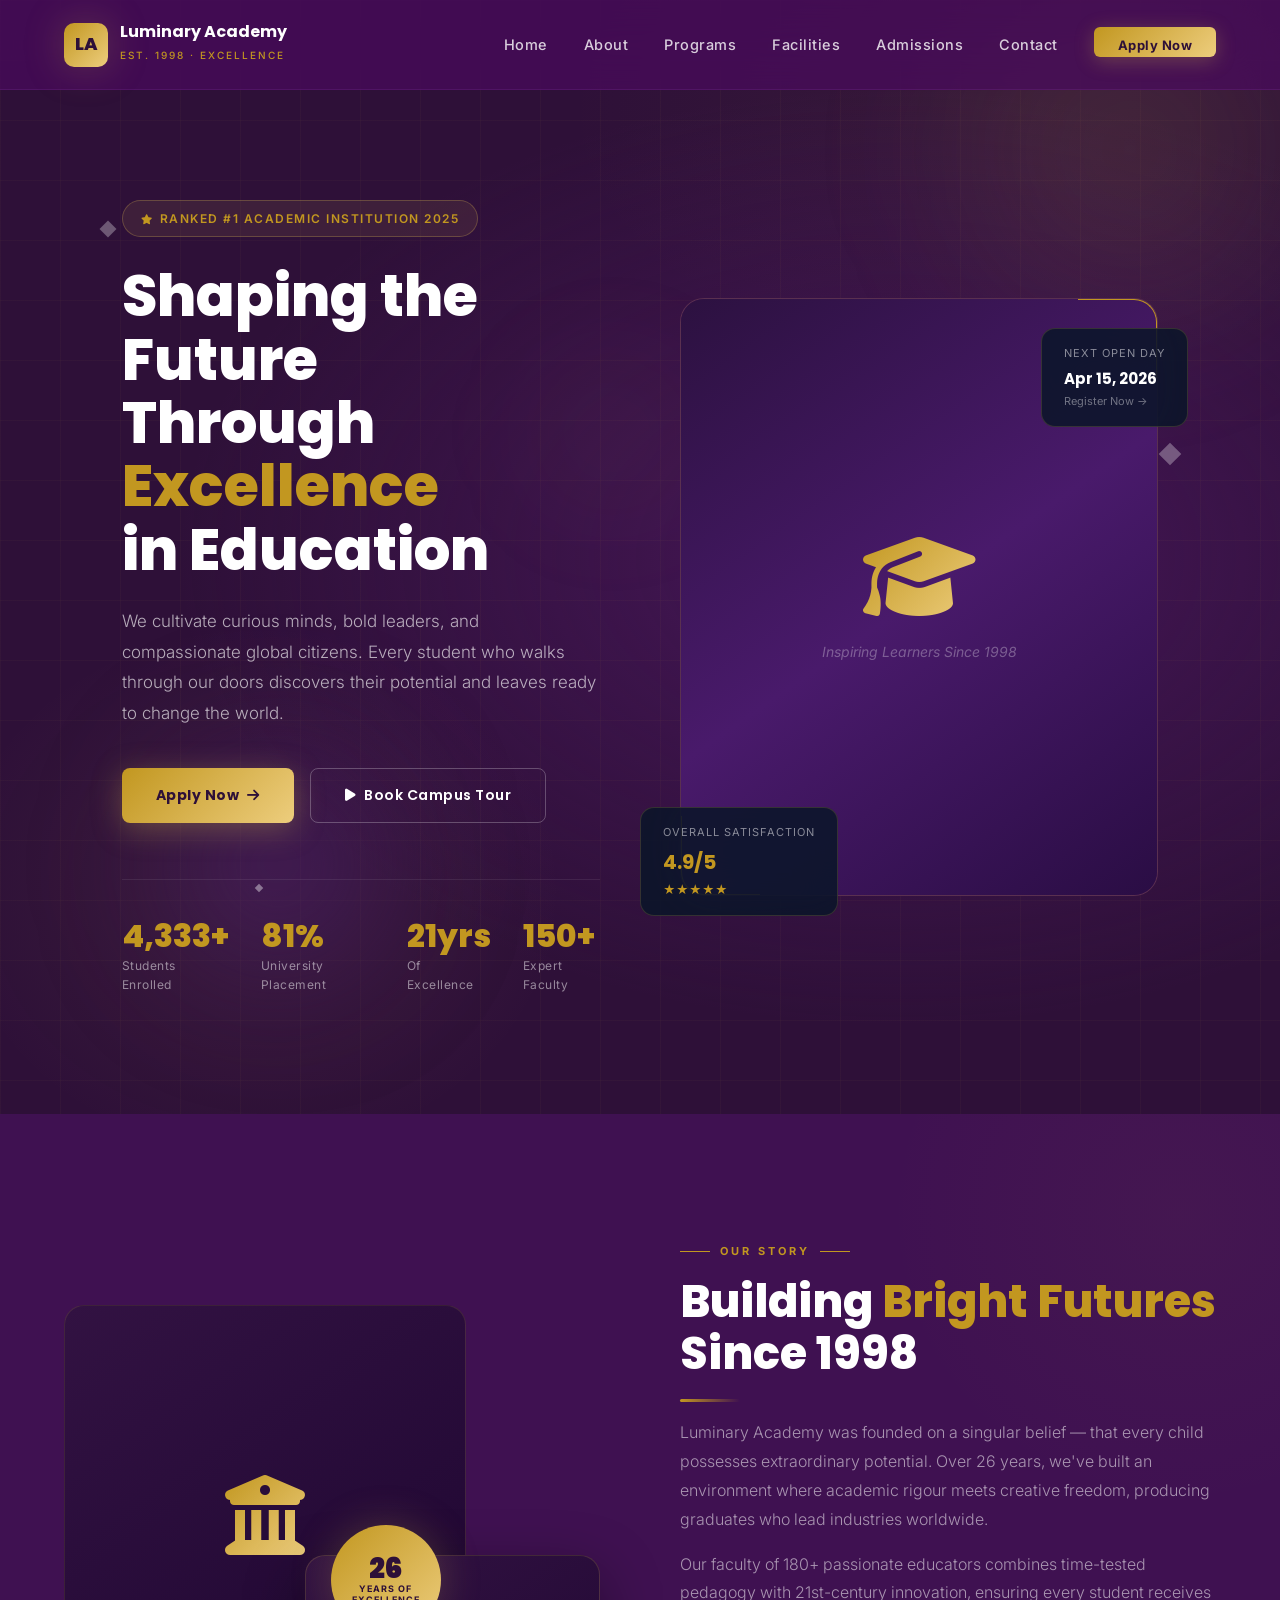
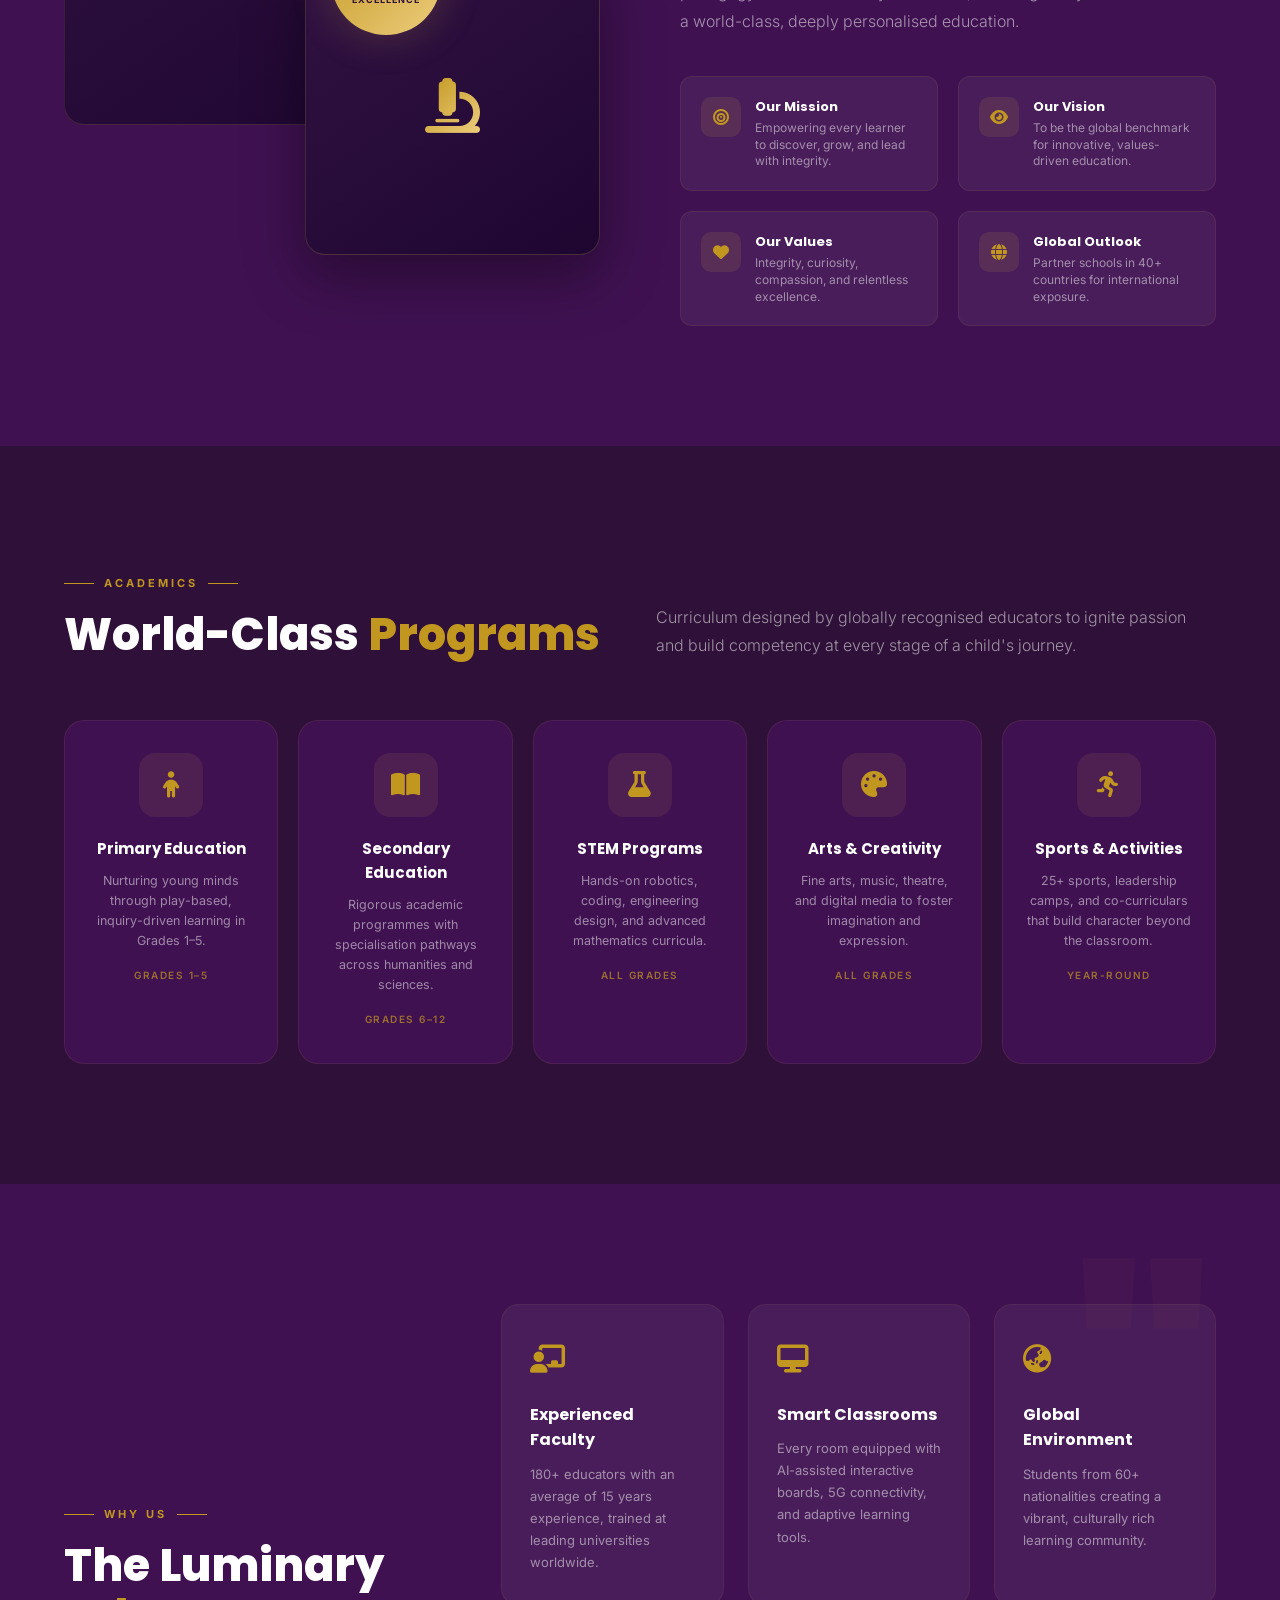
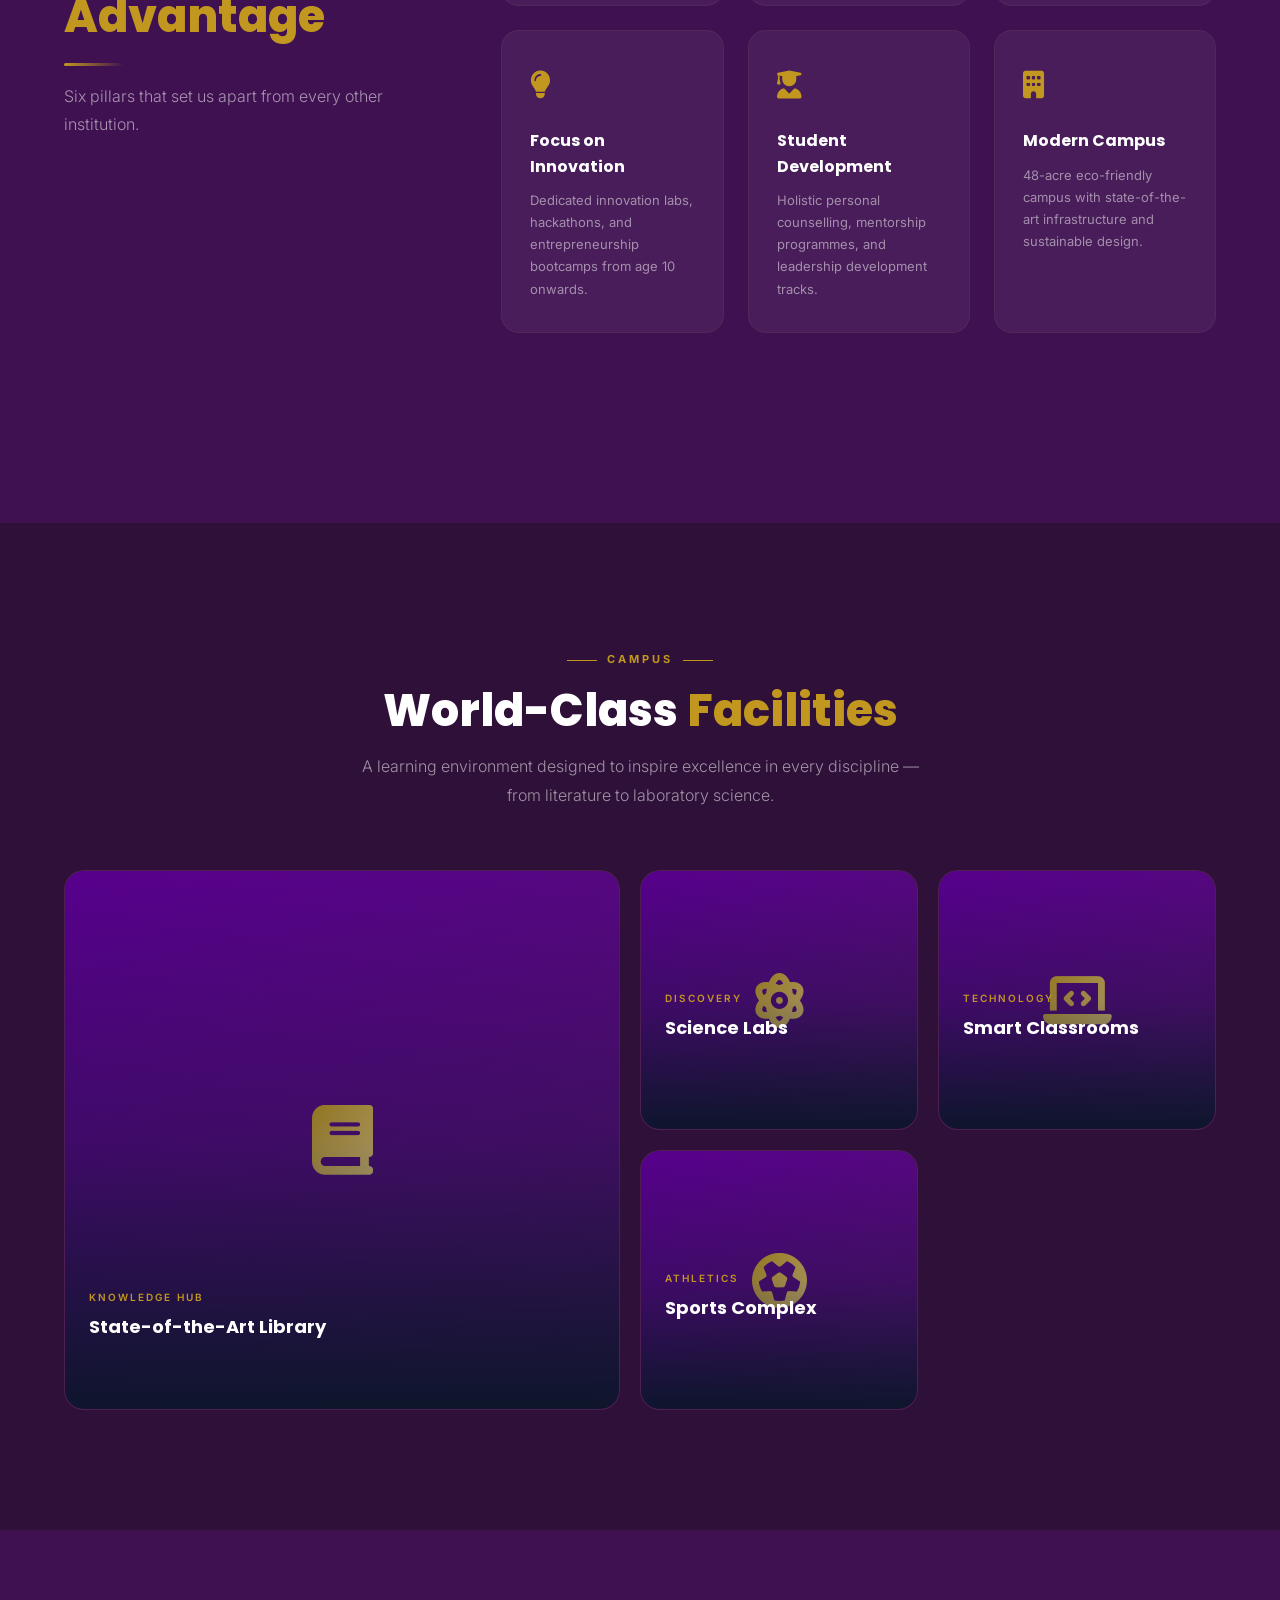
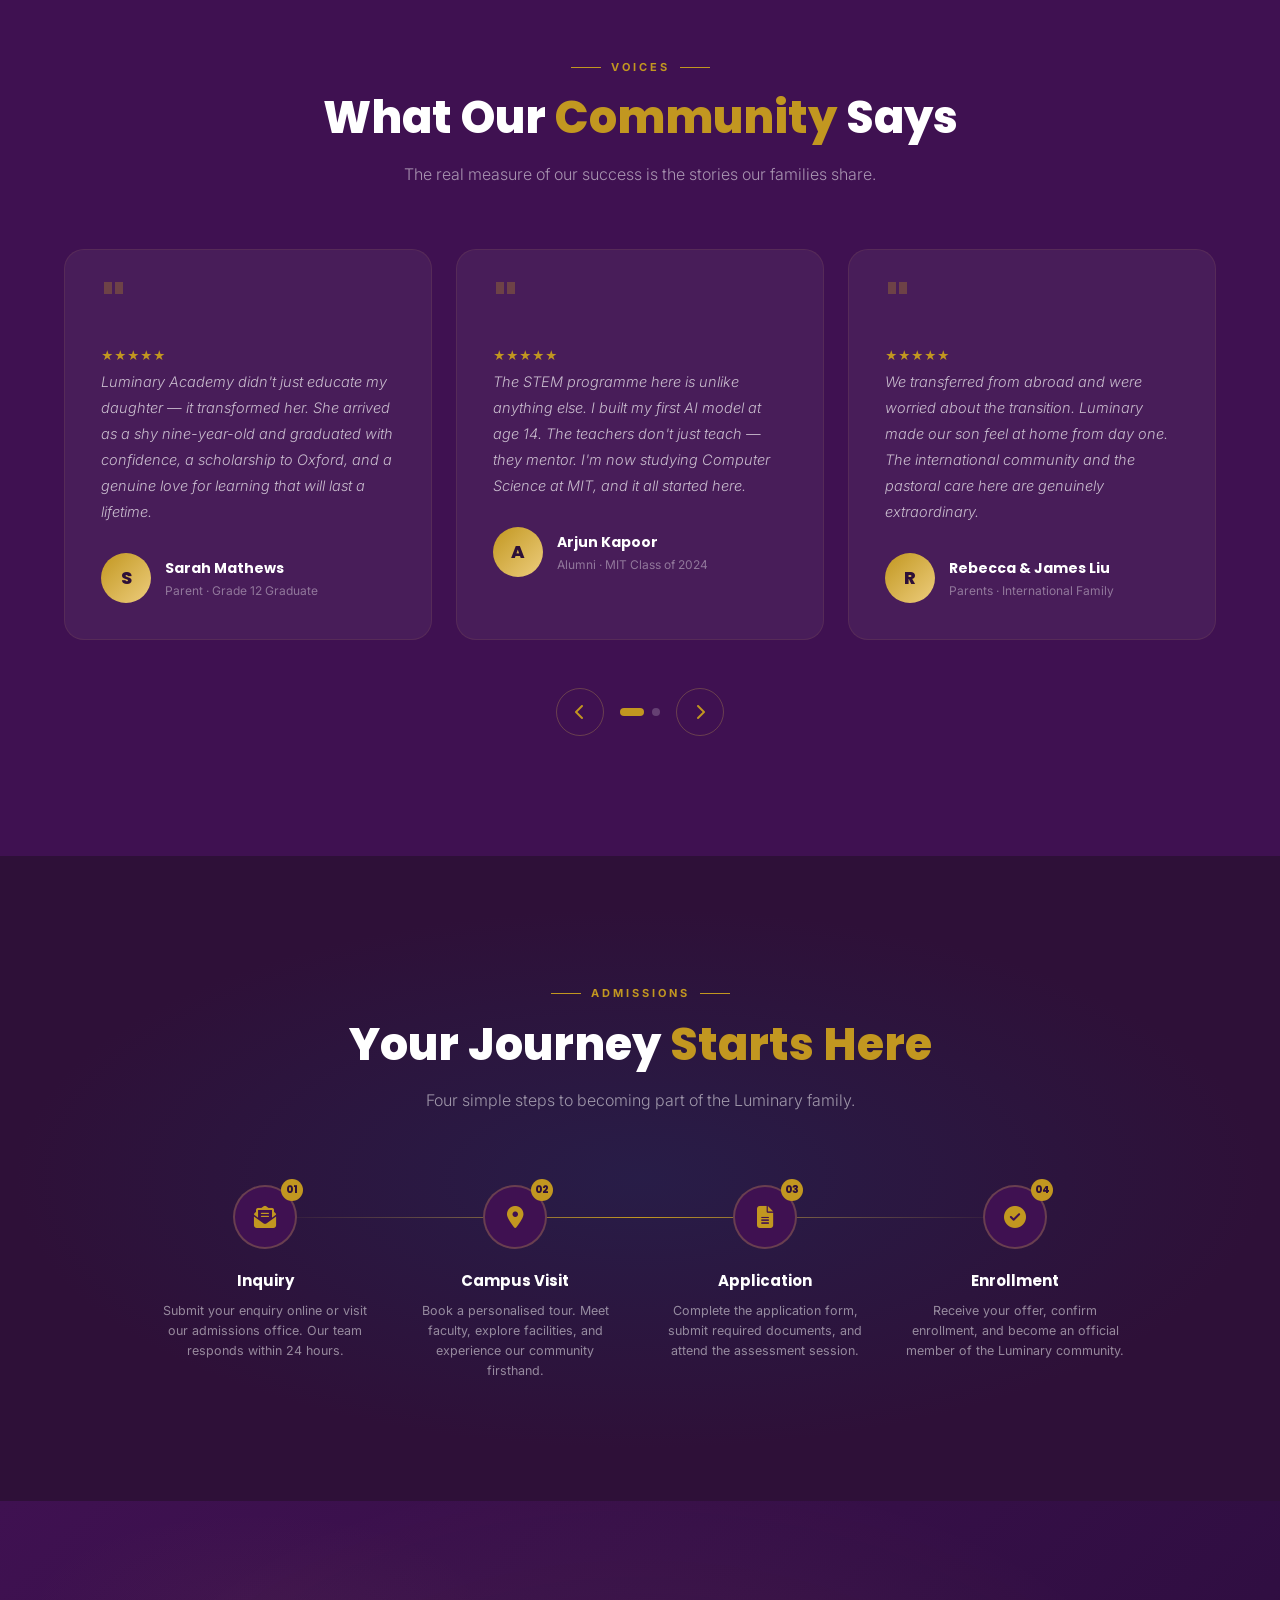
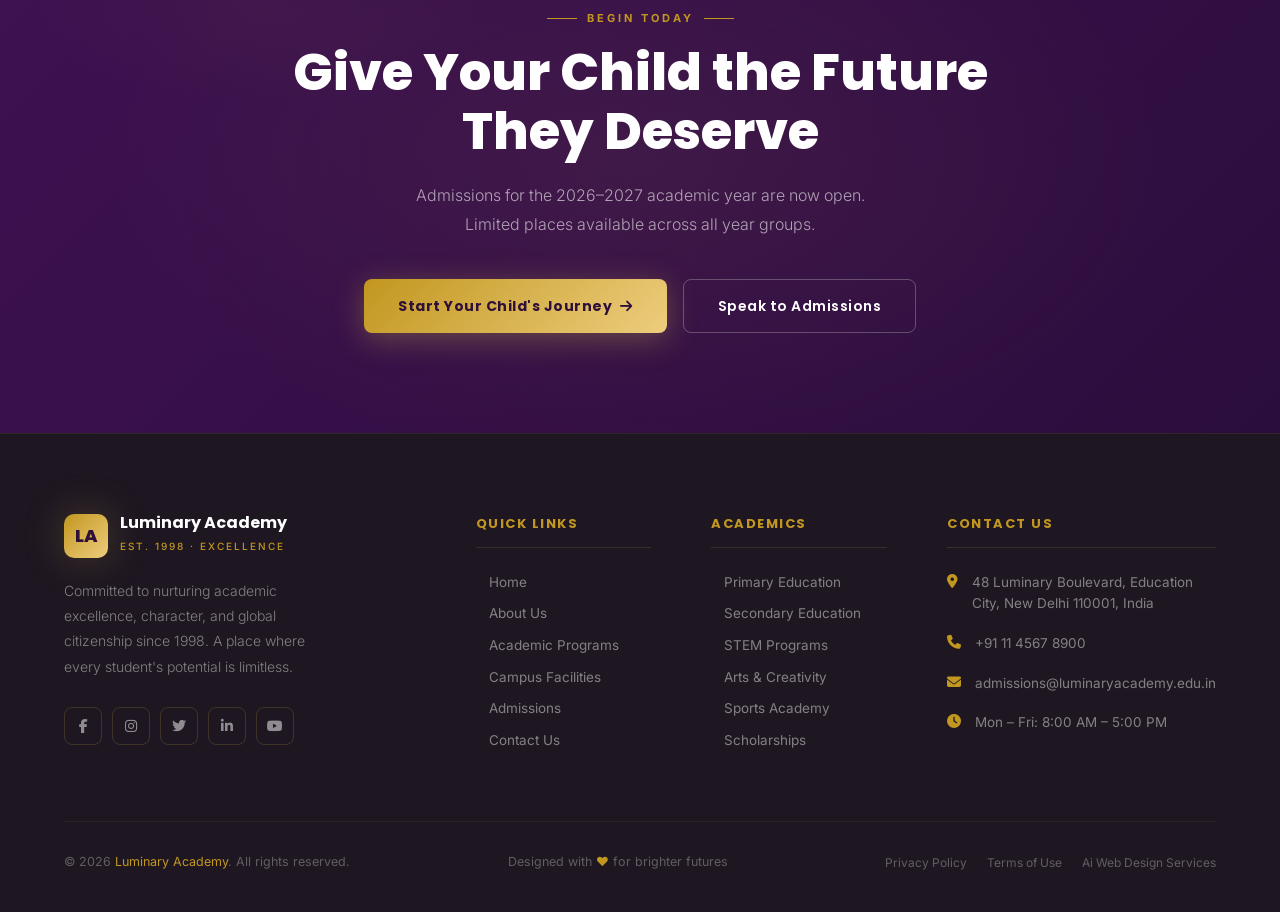
<file: School-Theme-1/index.html>
<!DOCTYPE html>
<html lang="en">

<head>
    <meta charset="UTF-8">
    <meta name="viewport" content="width=device-width, initial-scale=1.0">
    <title>Luminary Academy — Excellence in Education</title>
    <link
        href="https://fonts.googleapis.com/css2?family=Poppins:wght@300;400;500;600;700;800;900&family=Inter:wght@300;400;500;600&display=swap"
        rel="stylesheet">
    <link rel="stylesheet" href="https://cdnjs.cloudflare.com/ajax/libs/font-awesome/6.5.0/css/all.min.css">
    <link rel="stylesheet" href="./css/style.css">
</head>

<body>

    <!-- NAVBAR -->
    <nav id="navbar">
        <a href="#" class="nav-logo">
            <div class="logo-emblem">LA</div>
            <div class="logo-text">
                <span>Luminary Academy</span>
                <span>Est. 1998 · Excellence</span>
            </div>
        </a>
        <ul class="nav-links">
            <li><a href="#hero">Home</a></li>
            <li><a href="#about">About</a></li>
            <li><a href="#programs">Programs</a></li>
            <li><a href="#facilities">Facilities</a></li>
            <li><a href="#admissions">Admissions</a></li>
            <li><a href="#contact">Contact</a></li>
            <li><a href="#admissions" class="btn-apply-nav">Apply Now</a></li>
        </ul>
        <div class="hamburger" id="hamburger">
            <span></span><span></span><span></span>
        </div>
    </nav>

    <!-- MOBILE MENU -->
    <div class="mobile-menu" id="mobileMenu">
        <button class="close-menu" id="closeMenu"><i class="fas fa-times"></i></button>
        <a href="#hero" onclick="closeMob()">Home</a>
        <a href="#about" onclick="closeMob()">About</a>
        <a href="#programs" onclick="closeMob()">Programs</a>
        <a href="#facilities" onclick="closeMob()">Facilities</a>
        <a href="#admissions" onclick="closeMob()">Admissions</a>
        <a href="#contact" onclick="closeMob()">Contact</a>
        <a href="#admissions" class="btn-primary" onclick="closeMob()">Apply Now</a>
    </div>

    <!-- HERO -->
    <section class="hero" id="hero">
        <div class="hero-bg"></div>
        <div class="hero-grid"></div>
        <div class="shape shape-1"></div>
        <div class="shape shape-2"></div>
        <div class="shape shape-3"></div>
        <div class="diamond diamond-1"></div>
        <div class="diamond diamond-2"></div>
        <div class="diamond diamond-3"></div>
        <div class="diamond diamond-4"></div>

        <div class="hero-content">
            <div class="hero-left">
                <div class="hero-badge">
                    <i class="fas fa-star"></i>
                    <span>Ranked #1 Academic Institution 2025</span>
                </div>
                <h1 class="hero-title">
                    Shaping the Future
                    <span class="line-break">Through <span class="gold">Excellence</span></span>
                    <span class="line-break">in Education</span>
                </h1>
                <p class="hero-sub">
                    We cultivate curious minds, bold leaders, and compassionate global citizens.
                    Every student who walks through our doors discovers their potential and leaves
                    ready to change the world.
                </p>
                <div class="hero-btns">
                    <a href="#admissions" class="btn-primary">
                        Apply Now <i class="fas fa-arrow-right"></i>
                    </a>
                    <a href="#facilities" class="btn-secondary">
                        <i class="fas fa-play"></i> Book Campus Tour
                    </a>
                </div>
                <div class="hero-stats">
                    <div class="stat-item">
                        <div class="stat-number">5,200+</div>
                        <div class="stat-label">Students Enrolled</div>
                    </div>
                    <div class="stat-item">
                        <div class="stat-number">98%</div>
                        <div class="stat-label">University Placement</div>
                    </div>
                    <div class="stat-item">
                        <div class="stat-number">26yrs</div>
                        <div class="stat-label">Of Excellence</div>
                    </div>
                    <div class="stat-item">
                        <div class="stat-number">180+</div>
                        <div class="stat-label">Expert Faculty</div>
                    </div>
                </div>
            </div>

            <div class="hero-visual">
                <div class="hero-img-frame">
                    <div class="hero-placeholder">
                        <i class="fas fa-graduation-cap"></i>
                        <p>Inspiring Learners Since 1998</p>
                    </div>
                    <div class="hero-corner"></div>
                    <div class="hero-corner-bl"></div>
                </div>
                <div class="hero-card-float card-float-1">
                    <div class="label">Overall Satisfaction</div>
                    <div class="value">4.9/5</div>
                    <div class="stars-row">★★★★★</div>
                </div>
                <div class="hero-card-float card-float-2">
                    <div class="label">Next Open Day</div>
                    <div class="value">Apr 15, 2026</div>
                    <div style="font-size:11px;color:rgba(255,255,255,0.4);margin-top:2px;">Register Now →</div>
                </div>
            </div>
        </div>
    </section>

    <!-- ABOUT -->
    <section class="about" id="about">
        <div class="about-grid">
            <div class="about-img-stack reveal">
                <div class="about-img-main">
                    <i class="fas fa-university"
                        style="font-size:80px;background:linear-gradient(135deg,var(--gold),var(--gold-light));-webkit-background-clip:text;-webkit-text-fill-color:transparent;background-clip:text;"></i>
                </div>
                <div class="about-img-sec">
                    <i class="fas fa-microscope"
                        style="font-size:55px;background:linear-gradient(135deg,var(--gold),var(--gold-light));-webkit-background-clip:text;-webkit-text-fill-color:transparent;background-clip:text;"></i>
                </div>
                <div class="about-years-badge">
                    <span class="num">26</span>
                    <span class="text">Years of<br>Excellence</span>
                </div>
            </div>

            <div class="about-text reveal reveal-delay-2">
                <div class="section-tag"><span>Our Story</span></div>
                <h2 class="section-title">Building <span class="gold">Bright Futures</span><br>Since 1998</h2>
                <div class="gold-line"></div>
                <p class="section-sub">
                    Luminary Academy was founded on a singular belief — that every child possesses
                    extraordinary potential. Over 26 years, we've built an environment where academic
                    rigour meets creative freedom, producing graduates who lead industries worldwide.
                </p>
                <p class="section-sub" style="margin-top:16px;">
                    Our faculty of 180+ passionate educators combines time-tested pedagogy with
                    21st-century innovation, ensuring every student receives a world-class,
                    deeply personalised education.
                </p>

                <div class="about-highlights">
                    <div class="highlight-item reveal reveal-delay-1">
                        <div class="highlight-icon"><i class="fas fa-bullseye"></i></div>
                        <div class="highlight-text">
                            <h4>Our Mission</h4>
                            <p>Empowering every learner to discover, grow, and lead with integrity.</p>
                        </div>
                    </div>
                    <div class="highlight-item reveal reveal-delay-2">
                        <div class="highlight-icon"><i class="fas fa-eye"></i></div>
                        <div class="highlight-text">
                            <h4>Our Vision</h4>
                            <p>To be the global benchmark for innovative, values-driven education.</p>
                        </div>
                    </div>
                    <div class="highlight-item reveal reveal-delay-3">
                        <div class="highlight-icon"><i class="fas fa-heart"></i></div>
                        <div class="highlight-text">
                            <h4>Our Values</h4>
                            <p>Integrity, curiosity, compassion, and relentless excellence.</p>
                        </div>
                    </div>
                    <div class="highlight-item reveal reveal-delay-4">
                        <div class="highlight-icon"><i class="fas fa-globe"></i></div>
                        <div class="highlight-text">
                            <h4>Global Outlook</h4>
                            <p>Partner schools in 40+ countries for international exposure.</p>
                        </div>
                    </div>
                </div>
            </div>
        </div>
    </section>

    <!-- PROGRAMS -->
    <section class="programs" id="programs">
        <div class="programs-header reveal">
            <div>
                <div class="section-tag"><span>Academics</span></div>
                <h2 class="section-title">World-Class <span class="gold">Programs</span></h2>
            </div>
            <p class="section-sub" style="margin:0;">Curriculum designed by globally recognised educators to ignite
                passion and build competency at every stage of a child's journey.</p>
        </div>

        <div class="programs-grid">
            <div class="program-card reveal reveal-delay-1">
                <div class="program-icon"><i class="fas fa-child"></i></div>
                <h3>Primary Education</h3>
                <p>Nurturing young minds through play-based, inquiry-driven learning in Grades 1–5.</p>
                <span class="program-tag">Grades 1–5</span>
            </div>
            <div class="program-card reveal reveal-delay-2">
                <div class="program-icon"><i class="fas fa-book-open"></i></div>
                <h3>Secondary Education</h3>
                <p>Rigorous academic programmes with specialisation pathways across humanities and sciences.</p>
                <span class="program-tag">Grades 6–12</span>
            </div>
            <div class="program-card reveal reveal-delay-3">
                <div class="program-icon"><i class="fas fa-flask"></i></div>
                <h3>STEM Programs</h3>
                <p>Hands-on robotics, coding, engineering design, and advanced mathematics curricula.</p>
                <span class="program-tag">All Grades</span>
            </div>
            <div class="program-card reveal reveal-delay-4">
                <div class="program-icon"><i class="fas fa-palette"></i></div>
                <h3>Arts & Creativity</h3>
                <p>Fine arts, music, theatre, and digital media to foster imagination and expression.</p>
                <span class="program-tag">All Grades</span>
            </div>
            <div class="program-card reveal reveal-delay-5">
                <div class="program-icon"><i class="fas fa-running"></i></div>
                <h3>Sports & Activities</h3>
                <p>25+ sports, leadership camps, and co-curriculars that build character beyond the classroom.</p>
                <span class="program-tag">Year-Round</span>
            </div>
        </div>
    </section>

    <!-- WHY CHOOSE -->
    <section class="why" id="why">
        <div class="why-inner">
            <div class="why-top">
                <div class="reveal">
                    <div class="section-tag"><span>Why Us</span></div>
                    <h2 class="section-title">The Luminary <span class="gold">Advantage</span></h2>
                    <div class="gold-line"></div>
                    <p class="section-sub">Six pillars that set us apart from every other institution.</p>
                </div>
                <div class="why-grid">
                    <div class="why-card reveal reveal-delay-1">
                        <div class="why-icon"><i class="fas fa-chalkboard-teacher"></i></div>
                        <h3>Experienced Faculty</h3>
                        <p>180+ educators with an average of 15 years experience, trained at leading universities
                            worldwide.</p>
                    </div>
                    <div class="why-card reveal reveal-delay-2">
                        <div class="why-icon"><i class="fas fa-desktop"></i></div>
                        <h3>Smart Classrooms</h3>
                        <p>Every room equipped with AI-assisted interactive boards, 5G connectivity, and adaptive
                            learning tools.</p>
                    </div>
                    <div class="why-card reveal reveal-delay-3">
                        <div class="why-icon"><i class="fas fa-globe-asia"></i></div>
                        <h3>Global Environment</h3>
                        <p>Students from 60+ nationalities creating a vibrant, culturally rich learning community.</p>
                    </div>
                    <div class="why-card reveal reveal-delay-1">
                        <div class="why-icon"><i class="fas fa-lightbulb"></i></div>
                        <h3>Focus on Innovation</h3>
                        <p>Dedicated innovation labs, hackathons, and entrepreneurship bootcamps from age 10 onwards.
                        </p>
                    </div>
                    <div class="why-card reveal reveal-delay-2">
                        <div class="why-icon"><i class="fas fa-user-graduate"></i></div>
                        <h3>Student Development</h3>
                        <p>Holistic personal counselling, mentorship programmes, and leadership development tracks.</p>
                    </div>
                    <div class="why-card reveal reveal-delay-3">
                        <div class="why-icon"><i class="fas fa-building"></i></div>
                        <h3>Modern Campus</h3>
                        <p>48-acre eco-friendly campus with state-of-the-art infrastructure and sustainable design.</p>
                    </div>
                </div>
            </div>
        </div>
    </section>

    <!-- FACILITIES -->
    <section class="facilities" id="facilities">
        <div class="facilities-inner">
            <div class="facilities-header reveal">
                <div class="section-tag"><span>Campus</span></div>
                <h2 class="section-title">World-Class <span class="gold">Facilities</span></h2>
                <p class="section-sub">A learning environment designed to inspire excellence in every discipline — from
                    literature to laboratory science.</p>
            </div>

            <div class="facilities-grid">
                <div class="facility-card reveal">
                    <div class="facility-inner">
                        <i class="fas fa-book"
                            style="font-size:70px;background:linear-gradient(135deg,var(--gold),var(--gold-light));-webkit-background-clip:text;-webkit-text-fill-color:transparent;background-clip:text;"></i>
                    </div>
                    <div class="facility-overlay">
                        <span class="facility-tag">Knowledge Hub</span>
                        <h3>State-of-the-Art Library</h3>
                        <p>100,000+ volumes, digital archives, silent study pods, and 24/7 online database access for
                            every student.</p>
                    </div>
                </div>
                <div class="facility-card reveal reveal-delay-1">
                    <div class="facility-inner">
                        <i class="fas fa-atom"
                            style="font-size:55px;background:linear-gradient(135deg,var(--gold),var(--gold-light));-webkit-background-clip:text;-webkit-text-fill-color:transparent;background-clip:text;"></i>
                    </div>
                    <div class="facility-overlay">
                        <span class="facility-tag">Discovery</span>
                        <h3>Science Labs</h3>
                        <p>12 fully equipped labs including biotechnology, robotics, and physics research centres.</p>
                    </div>
                </div>
                <div class="facility-card reveal reveal-delay-2">
                    <div class="facility-inner">
                        <i class="fas fa-laptop-code"
                            style="font-size:55px;background:linear-gradient(135deg,var(--gold),var(--gold-light));-webkit-background-clip:text;-webkit-text-fill-color:transparent;background-clip:text;"></i>
                    </div>
                    <div class="facility-overlay">
                        <span class="facility-tag">Technology</span>
                        <h3>Smart Classrooms</h3>
                        <p>AI-powered interactive learning spaces with real-time analytics and adaptive content
                            delivery.</p>
                    </div>
                </div>
                <div class="facility-card reveal reveal-delay-1">
                    <div class="facility-inner">
                        <i class="fas fa-futbol"
                            style="font-size:55px;background:linear-gradient(135deg,var(--gold),var(--gold-light));-webkit-background-clip:text;-webkit-text-fill-color:transparent;background-clip:text;"></i>
                    </div>
                    <div class="facility-overlay">
                        <span class="facility-tag">Athletics</span>
                        <h3>Sports Complex</h3>
                        <p>Olympic-size pool, cricket grounds, tennis courts, gymnasium, and an indoor multi-sport
                            arena.</p>
                    </div>
                </div>
            </div>
        </div>
    </section>

    <!-- TESTIMONIALS -->
    <section class="testimonials" id="testimonials">
        <div class="testimonials-inner">
            <div class="testimonials-header reveal">
                <div class="section-tag"><span>Voices</span></div>
                <h2 class="section-title">What Our <span class="gold">Community</span> Says</h2>
                <p class="section-sub">The real measure of our success is the stories our families share.</p>
            </div>

            <div class="testimonials-track-wrap">
                <div class="testimonials-track" id="testiTrack">
                    <div class="testi-card">
                        <div class="testi-quote">"</div>
                        <div class="testi-stars">★★★★★</div>
                        <p class="testi-text">Luminary Academy didn't just educate my daughter — it transformed her. She
                            arrived as a shy nine-year-old and graduated with confidence, a scholarship to Oxford, and a
                            genuine love for learning that will last a lifetime.</p>
                        <div class="testi-author">
                            <div class="testi-avatar">S</div>
                            <div>
                                <div class="testi-name">Sarah Mathews</div>
                                <div class="testi-role">Parent · Grade 12 Graduate</div>
                            </div>
                        </div>
                    </div>
                    <div class="testi-card">
                        <div class="testi-quote">"</div>
                        <div class="testi-stars">★★★★★</div>
                        <p class="testi-text">The STEM programme here is unlike anything else. I built my first AI model
                            at age 14. The teachers don't just teach — they mentor. I'm now studying Computer Science at
                            MIT, and it all started here.</p>
                        <div class="testi-author">
                            <div class="testi-avatar">A</div>
                            <div>
                                <div class="testi-name">Arjun Kapoor</div>
                                <div class="testi-role">Alumni · MIT Class of 2024</div>
                            </div>
                        </div>
                    </div>
                    <div class="testi-card">
                        <div class="testi-quote">"</div>
                        <div class="testi-stars">★★★★★</div>
                        <p class="testi-text">We transferred from abroad and were worried about the transition. Luminary
                            made our son feel at home from day one. The international community and the pastoral care
                            here are genuinely extraordinary.</p>
                        <div class="testi-author">
                            <div class="testi-avatar">R</div>
                            <div>
                                <div class="testi-name">Rebecca & James Liu</div>
                                <div class="testi-role">Parents · International Family</div>
                            </div>
                        </div>
                    </div>
                    <div class="testi-card">
                        <div class="testi-quote">"</div>
                        <div class="testi-stars">★★★★★</div>
                        <p class="testi-text">The arts programme gave me a voice. My teachers saw something in me that I
                            hadn't yet seen in myself. Today I perform on stages across Europe, but Luminary will always
                            be where my story began.</p>
                        <div class="testi-author">
                            <div class="testi-avatar">P</div>
                            <div>
                                <div class="testi-name">Priya Nair</div>
                                <div class="testi-role">Alumni · Professional Violinist</div>
                            </div>
                        </div>
                    </div>
                    <div class="testi-card">
                        <div class="testi-quote">"</div>
                        <div class="testi-stars">★★★★★</div>
                        <p class="testi-text">As a parent of three children all attending Luminary, I can honestly say
                            this school has shaped our entire family. The values they instil here — integrity,
                            curiosity, kindness — reflect daily in our home.</p>
                        <div class="testi-author">
                            <div class="testi-avatar">M</div>
                            <div>
                                <div class="testi-name">Michael Thompson</div>
                                <div class="testi-role">Parent · 3 Children Enrolled</div>
                            </div>
                        </div>
                    </div>
                    <div class="testi-card">
                        <div class="testi-quote">"</div>
                        <div class="testi-stars">★★★★★</div>
                        <p class="testi-text">Sport at Luminary shaped my discipline and character far more than I
                            expected. Our coaches believe every athlete has a champion inside them. I went on to captain
                            the national under-19 cricket team.</p>
                        <div class="testi-author">
                            <div class="testi-avatar">K</div>
                            <div>
                                <div class="testi-name">Karan Singh</div>
                                <div class="testi-role">Alumni · National Athlete</div>
                            </div>
                        </div>
                    </div>
                </div>
            </div>

            <div class="testi-nav">
                <button class="testi-btn" id="testiPrev"><i class="fas fa-chevron-left"></i></button>
                <div class="testi-dots" id="testiDots"></div>
                <button class="testi-btn" id="testiNext"><i class="fas fa-chevron-right"></i></button>
            </div>
        </div>
    </section>

    <!-- ADMISSIONS -->
    <section class="admissions" id="admissions">
        <div class="admissions-inner">
            <div class="admissions-header reveal">
                <div class="section-tag"><span>Admissions</span></div>
                <h2 class="section-title">Your Journey <span class="gold">Starts Here</span></h2>
                <p class="section-sub" style="margin:16px auto 0;">Four simple steps to becoming part of the Luminary
                    family.</p>
            </div>

            <div class="timeline">
                <div class="timeline-step reveal reveal-delay-1">
                    <div class="step-circle">
                        <i class="fas fa-envelope-open-text"></i>
                        <span class="step-num">01</span>
                    </div>
                    <div class="step-content">
                        <h3>Inquiry</h3>
                        <p>Submit your enquiry online or visit our admissions office. Our team responds within 24 hours.
                        </p>
                    </div>
                </div>
                <div class="timeline-step reveal reveal-delay-2">
                    <div class="step-circle">
                        <i class="fas fa-map-marker-alt"></i>
                        <span class="step-num">02</span>
                    </div>
                    <div class="step-content">
                        <h3>Campus Visit</h3>
                        <p>Book a personalised tour. Meet faculty, explore facilities, and experience our community
                            firsthand.</p>
                    </div>
                </div>
                <div class="timeline-step reveal reveal-delay-3">
                    <div class="step-circle">
                        <i class="fas fa-file-alt"></i>
                        <span class="step-num">03</span>
                    </div>
                    <div class="step-content">
                        <h3>Application</h3>
                        <p>Complete the application form, submit required documents, and attend the assessment session.
                        </p>
                    </div>
                </div>
                <div class="timeline-step reveal reveal-delay-4">
                    <div class="step-circle">
                        <i class="fas fa-check-circle"></i>
                        <span class="step-num">04</span>
                    </div>
                    <div class="step-content">
                        <h3>Enrollment</h3>
                        <p>Receive your offer, confirm enrollment, and become an official member of the Luminary
                            community.</p>
                    </div>
                </div>
            </div>
        </div>
    </section>

    <!-- CTA -->
    <section class="cta-section">
        <div class="cta-inner reveal">
            <div class="section-tag" style="justify-content:center;"><span>Begin Today</span></div>
            <h2>Give Your Child the <span class="gold">Future</span><br>They Deserve</h2>
            <p>Admissions for the 2026–2027 academic year are now open. Limited places available across all year groups.
            </p>
            <div style="display:flex;gap:16px;justify-content:center;flex-wrap:wrap;">
                <a href="#admissions" class="btn-primary">
                    Start Your Child's Journey <i class="fas fa-arrow-right"></i>
                </a>
                <a href="#contact" class="btn-secondary">
                    Speak to Admissions
                </a>
            </div>
        </div>
    </section>

    <!-- FOOTER -->
    <footer id="contact">
        <div class="footer-grid">
            <div class="footer-brand">
                <a href="#" class="nav-logo" style="text-decoration:none;">
                    <div class="logo-emblem">LA</div>
                    <div class="logo-text">
                        <span>Luminary Academy</span>
                        <span>Est. 1998 · Excellence</span>
                    </div>
                </a>
                <p>Committed to nurturing academic excellence, character, and global citizenship since 1998. A place
                    where every student's potential is limitless.</p>
                <div class="social-links">
                    <a href="#" class="social-link"><i class="fab fa-facebook-f"></i></a>
                    <a href="#" class="social-link"><i class="fab fa-instagram"></i></a>
                    <a href="#" class="social-link"><i class="fab fa-twitter"></i></a>
                    <a href="#" class="social-link"><i class="fab fa-linkedin-in"></i></a>
                    <a href="#" class="social-link"><i class="fab fa-youtube"></i></a>
                </div>
            </div>

            <div class="footer-col">
                <h4>Quick Links</h4>
                <ul class="footer-links">
                    <li><a href="#hero">Home</a></li>
                    <li><a href="#about">About Us</a></li>
                    <li><a href="#programs">Academic Programs</a></li>
                    <li><a href="#facilities">Campus Facilities</a></li>
                    <li><a href="#admissions">Admissions</a></li>
                    <li><a href="#contact">Contact Us</a></li>
                </ul>
            </div>

            <div class="footer-col">
                <h4>Academics</h4>
                <ul class="footer-links">
                    <li><a href="#">Primary Education</a></li>
                    <li><a href="#">Secondary Education</a></li>
                    <li><a href="#">STEM Programs</a></li>
                    <li><a href="#">Arts & Creativity</a></li>
                    <li><a href="#">Sports Academy</a></li>
                    <li><a href="#">Scholarships</a></li>
                </ul>
            </div>

            <div class="footer-col">
                <h4>Contact Us</h4>
                <div class="contact-item">
                    <i class="fas fa-map-marker-alt"></i>
                    <span>48 Luminary Boulevard, Education City, New Delhi 110001, India</span>
                </div>
                <div class="contact-item">
                    <i class="fas fa-phone"></i>
                    <span>+91 11 4567 8900</span>
                </div>
                <div class="contact-item">
                    <i class="fas fa-envelope"></i>
                    <span>admissions@luminaryacademy.edu.in</span>
                </div>
                <div class="contact-item">
                    <i class="fas fa-clock"></i>
                    <span>Mon – Fri: 8:00 AM – 5:00 PM</span>
                </div>
            </div>
        </div>

        <div class="footer-bottom">
            <p>© 2026 <span>Luminary Academy</span>. All rights reserved.</p>
            <p>Designed with <span>♥</span> for brighter futures</p>
            <p style="display:flex;gap:20px;">
                <a href="#" style="color:rgba(255,255,255,0.3);text-decoration:none;font-size:12px;">Privacy Policy</a>
                <a href="#" style="color:rgba(255,255,255,0.3);text-decoration:none;font-size:12px;">Terms of Use</a>
                <a href="#" style="color:rgba(255,255,255,0.3);text-decoration:none;font-size:12px;">Ai Web Design Services</a>
            </p>
        </div>
    </footer>
    <script src="./js/script.js"></script>
</body>

</html>
</file>
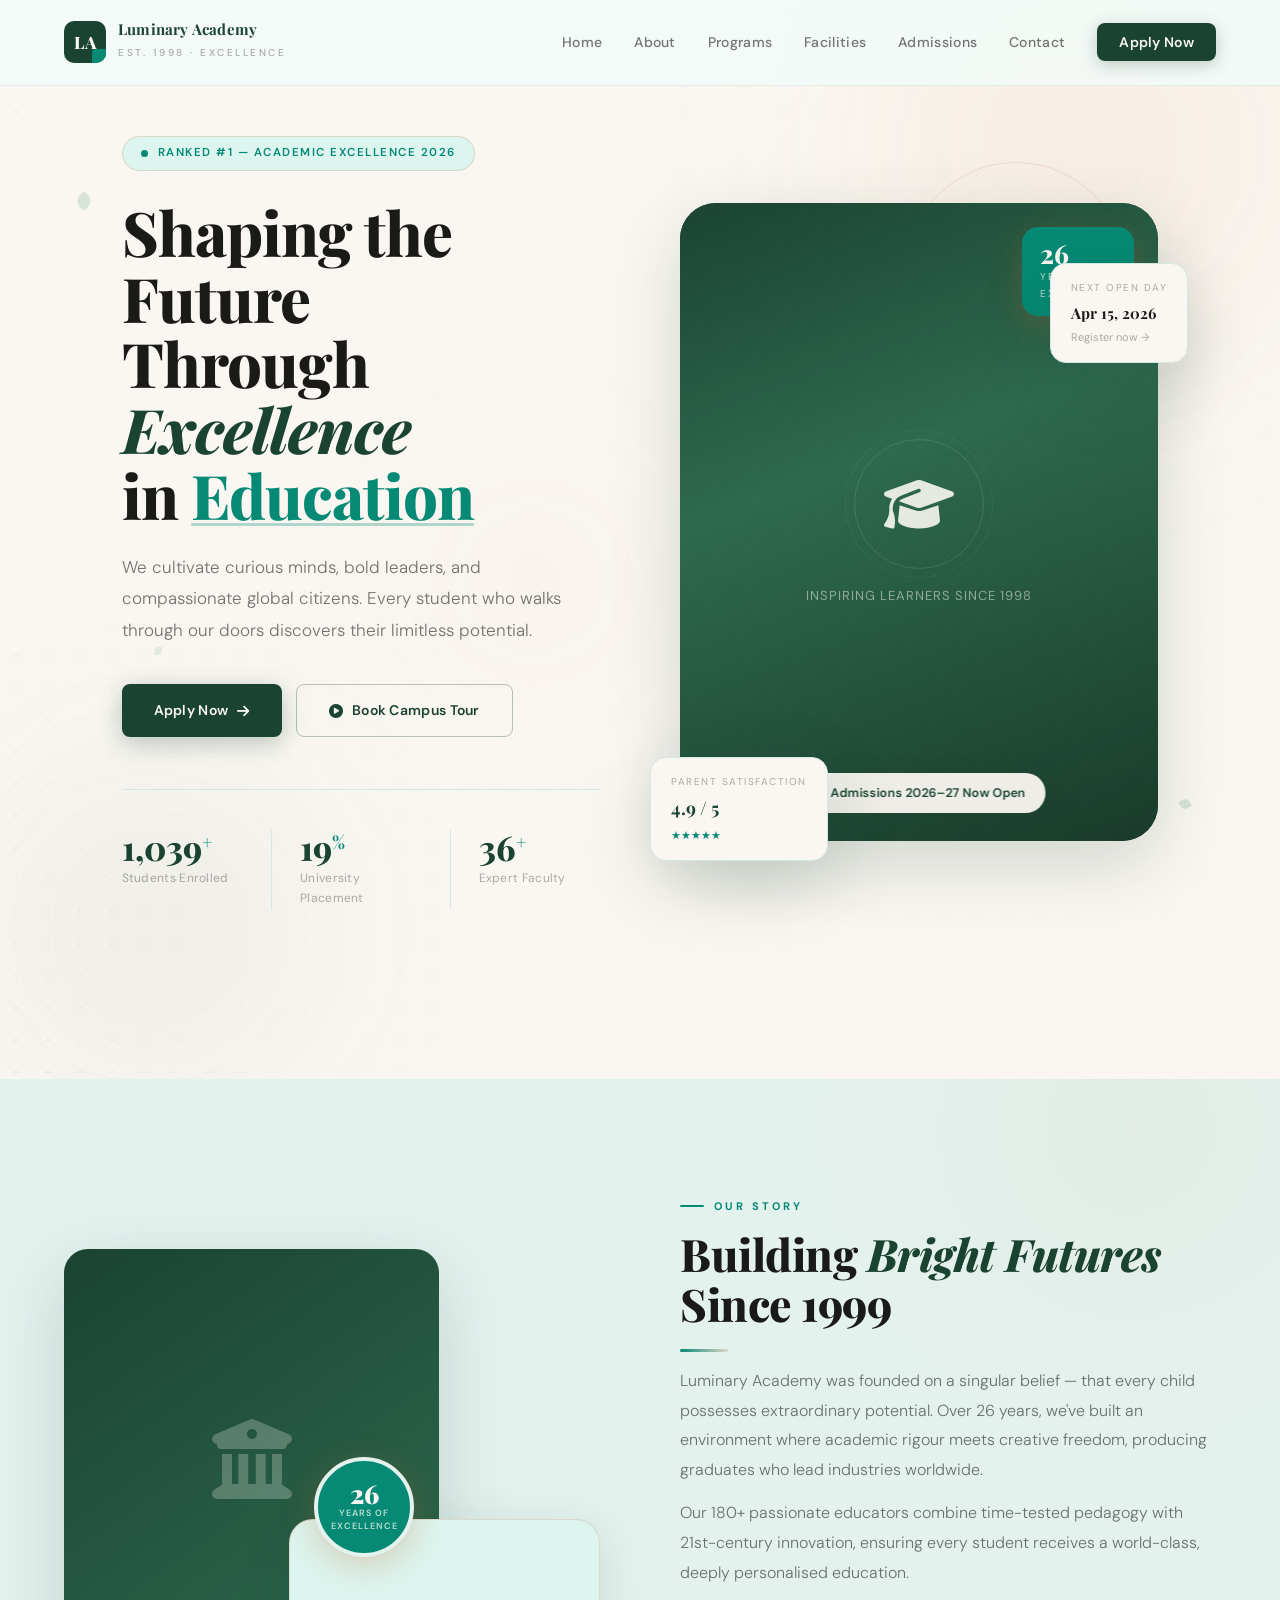
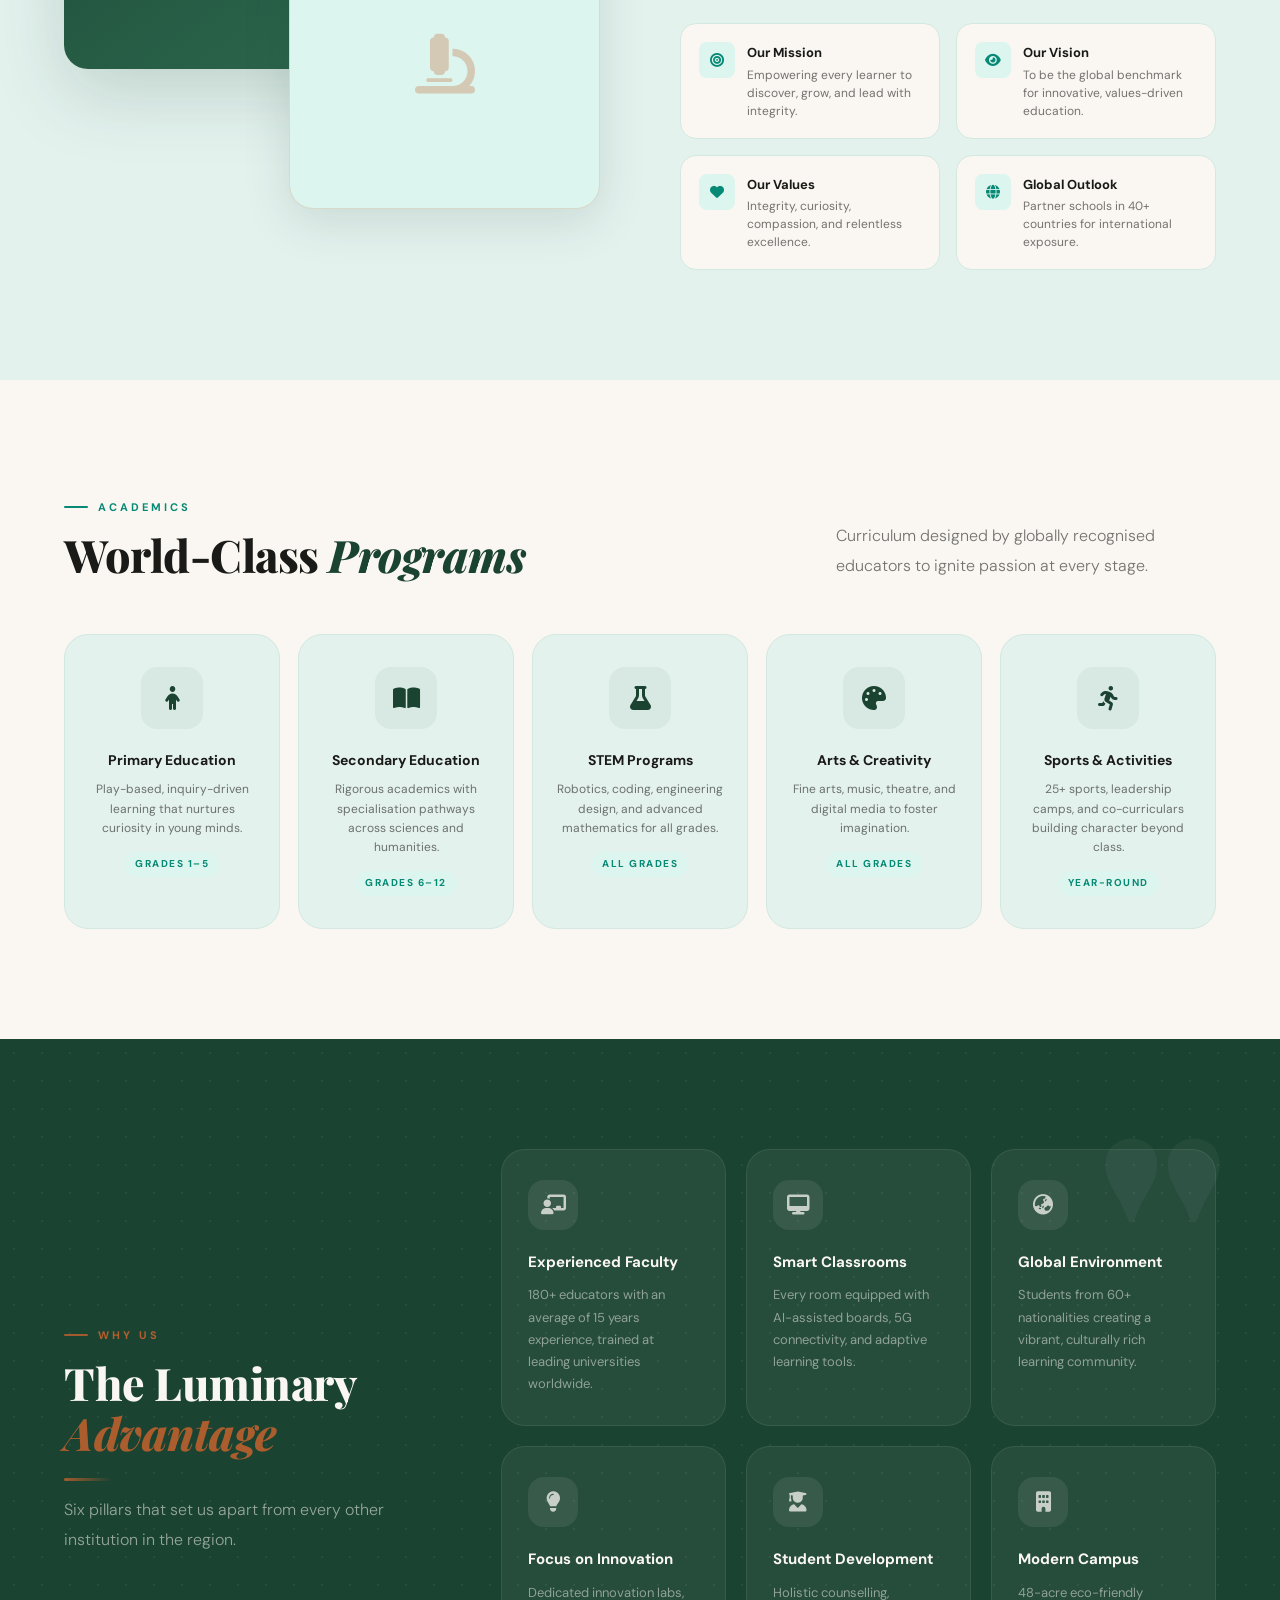
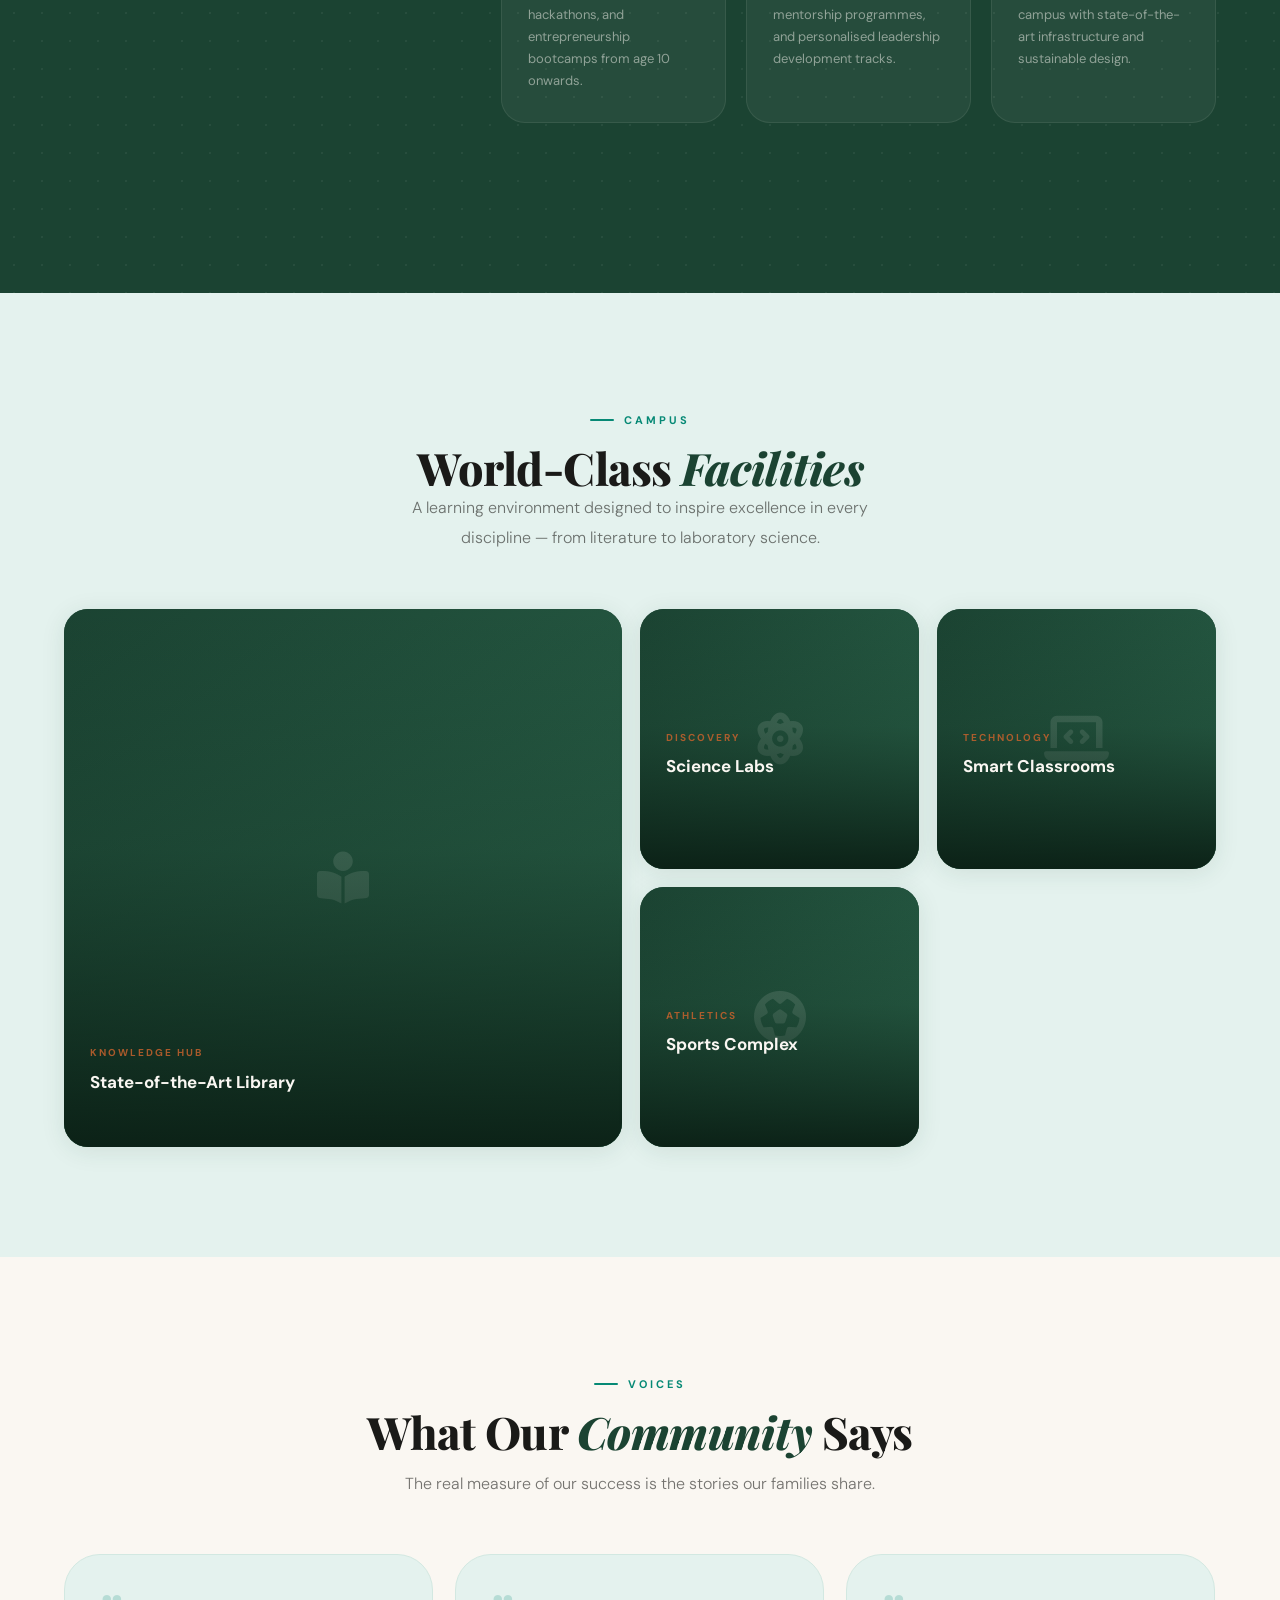
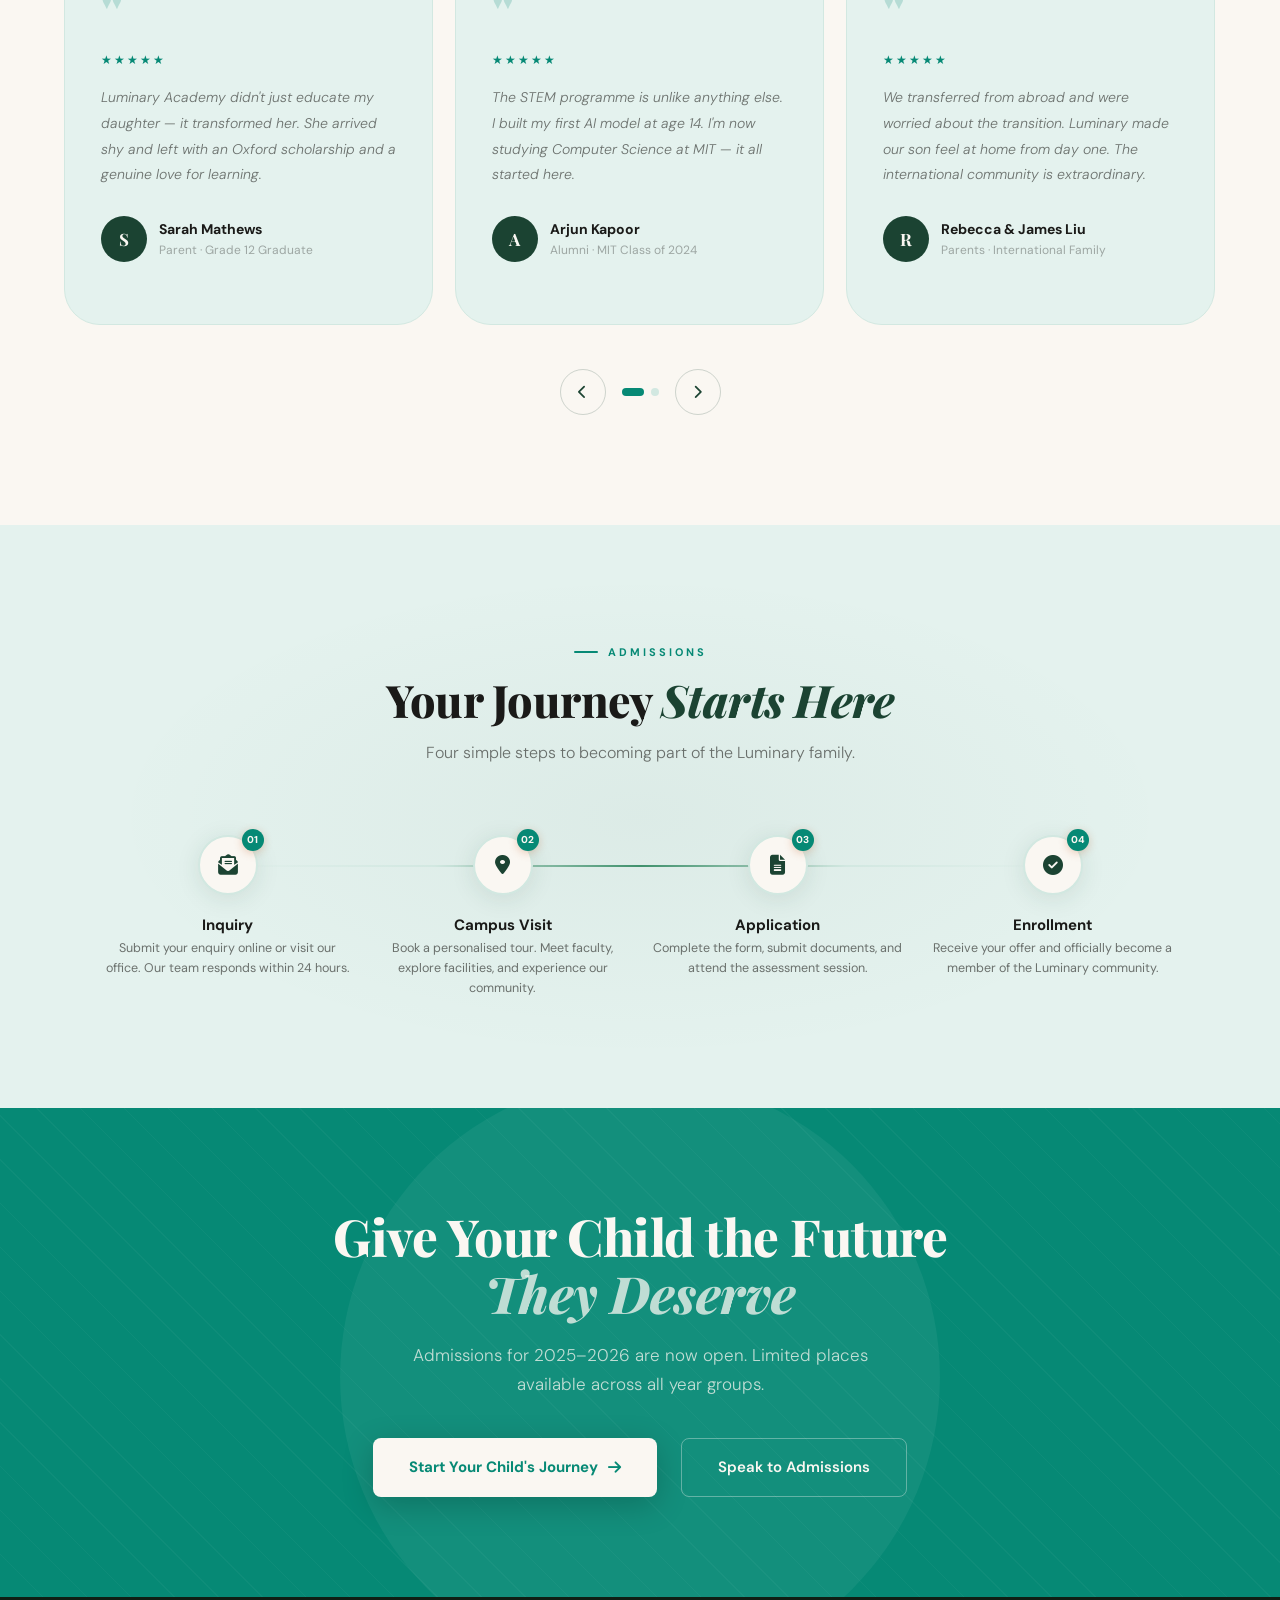
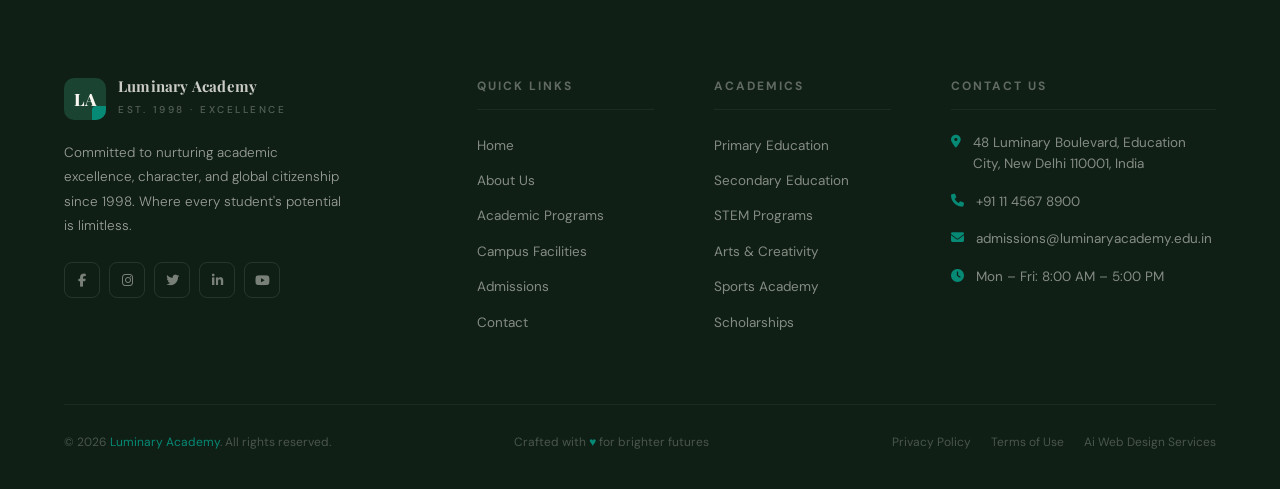
<file: School-Theme-2/index.html>
<!DOCTYPE html>
<html lang="en">
<head>
<meta charset="UTF-8">
<meta name="viewport" content="width=device-width, initial-scale=1.0">
<title>Luminary Academy — Excellence in Education</title>
<link href="https://fonts.googleapis.com/css2?family=Playfair+Display:ital,wght@0,400;0,600;0,700;0,800;0,900;1,400;1,700&family=DM+Sans:wght@300;400;500;600&display=swap" rel="stylesheet">
<link rel="stylesheet" href="https://cdnjs.cloudflare.com/ajax/libs/font-awesome/6.5.0/css/all.min.css">
<link rel="stylesheet" href="style.css">
</head>
<body>

<!-- NAVBAR -->
<nav id="navbar">
  <a href="#" class="nav-logo">
    <div class="logo-mark">LA</div>
    <div class="logo-name">
      <span>Luminary Academy</span>
      <span>Est. 1998 · Excellence</span>
    </div>
  </a>

  <ul class="nav-links">
    <li><a href="#hero">Home</a></li>
    <li><a href="#about">About</a></li>
    <li><a href="#programs">Programs</a></li>
    <li><a href="#facilities">Facilities</a></li>
    <li><a href="#admissions">Admissions</a></li>
    <li><a href="#contact">Contact</a></li>
    <li><a href="#admissions" class="nav-cta">Apply Now</a></li>
  </ul>

  <div class="hamburger" id="hamburger">
    <span></span><span></span><span></span>
  </div>
</nav>

<!-- MOBILE NAV -->
<div class="mob-nav" id="mobNav">
  <button class="mob-close" id="mobClose"><i class="fas fa-times"></i></button>
  <a href="#hero"        onclick="closeMob()">Home</a>
  <a href="#about"       onclick="closeMob()">About</a>
  <a href="#programs"    onclick="closeMob()">Programs</a>
  <a href="#facilities"  onclick="closeMob()">Facilities</a>
  <a href="#admissions"  onclick="closeMob()">Admissions</a>
  <a href="#contact"     onclick="closeMob()">Contact</a>
  <a href="#admissions"  class="btn-fill" onclick="closeMob()">Apply Now</a>
</div>

<!-- ──────────── HERO ──────────── -->
<section class="hero" id="hero">
  <div class="hero-blob blob-1"></div>
  <div class="hero-blob blob-2"></div>
  <div class="hero-blob blob-3"></div>
  <div class="hero-dots"></div>
  <div class="ring ring-1"></div>
  <div class="ring ring-2"></div>
  <div class="ring ring-3"></div>
  <div class="leaf leaf-1"></div>
  <div class="leaf leaf-2"></div>
  <div class="leaf leaf-3"></div>

  <div class="hero-inner">
    <div>
      <div class="hero-label">
        <div class="dot-pulse"></div>
        <span>Ranked #1 — Academic Excellence 2026</span>
      </div>

      <h1 class="hero-h1">
        Shaping the Future<br>
        Through <em>Excellence</em><br>
        in <span class="accent-word">Education</span>
      </h1>

      <p class="hero-p">
        We cultivate curious minds, bold leaders, and compassionate global citizens.
        Every student who walks through our doors discovers their limitless potential.
      </p>

      <div class="hero-btns">
        <a href="#admissions" class="btn-fill">
          Apply Now <i class="fas fa-arrow-right"></i>
        </a>
        <a href="#facilities" class="btn-outline">
          <i class="fas fa-play-circle"></i> Book Campus Tour
        </a>
      </div>

      <div class="hero-stats">
        <div class="hstat">
          <div class="hstat-num">5,200<sup>+</sup></div>
          <div class="hstat-label">Students Enrolled</div>
        </div>
        <div class="hstat">
          <div class="hstat-num">98<sup>%</sup></div>
          <div class="hstat-label">University Placement</div>
        </div>
        <div class="hstat">
          <div class="hstat-num">180<sup>+</sup></div>
          <div class="hstat-label">Expert Faculty</div>
        </div>
      </div>
    </div>

    <div class="hero-visual">
      <div class="visual-card-main">
        <div class="visual-inner-bg">
          <div class="visual-icon-ring">
            <i class="fas fa-graduation-cap"></i>
          </div>
          <div class="visual-caption">Inspiring Learners Since 1998</div>
        </div>

        <div class="visual-badge-corner">
          <div class="bc-num">26</div>
          <div class="bc-label">Years of<br>Excellence</div>
        </div>

        <div class="visual-pill">
          <div class="vp-dot"></div>
          <span class="vp-text">Admissions 2026–27 Now Open</span>
        </div>
      </div>

      <div class="float-card float-card-1">
        <div class="fc-label">Parent Satisfaction</div>
        <div class="fc-value">4.9 / 5</div>
        <div class="fc-stars">★★★★★</div>
      </div>

      <div class="float-card float-card-2">
        <div class="fc-label">Next Open Day</div>
        <div class="fc-value" style="font-size:15px;color:var(--ink);">Apr 15, 2026</div>
        <div class="fc-sub">Register now →</div>
      </div>
    </div>
  </div>
</section>

<!-- ──────────── ABOUT ──────────── -->
<section class="about" id="about">
  <div class="about-wrap">
    <div class="about-img-cluster reveal">
      <div class="aic-main"><i class="fas fa-university"></i></div>
      <div class="aic-sec"><i class="fas fa-microscope"></i></div>
      <div class="aic-badge">
        <span class="bn">26</span>
        <span class="bt">Years of<br>Excellence</span>
      </div>
    </div>

    <div class="reveal reveal-d2">
      <div class="section-label">Our Story</div>
      <h2 class="section-title">Building <em>Bright Futures</em><br>Since 1999</h2>
      <div class="rule-line"></div>
      <p class="section-body">
        Luminary Academy was founded on a singular belief — that every child possesses
        extraordinary potential. Over 26 years, we've built an environment where academic
        rigour meets creative freedom, producing graduates who lead industries worldwide.
      </p>
      <p class="section-body" style="margin-top:14px;">
        Our 180+ passionate educators combine time-tested pedagogy with 21st-century
        innovation, ensuring every student receives a world-class, deeply personalised education.
      </p>

      <div class="about-highlights">
        <div class="ah-item reveal reveal-d1">
          <div class="ah-icon"><i class="fas fa-bullseye"></i></div>
          <div class="ah-text">
            <h4>Our Mission</h4>
            <p>Empowering every learner to discover, grow, and lead with integrity.</p>
          </div>
        </div>
        <div class="ah-item reveal reveal-d2">
          <div class="ah-icon"><i class="fas fa-eye"></i></div>
          <div class="ah-text">
            <h4>Our Vision</h4>
            <p>To be the global benchmark for innovative, values-driven education.</p>
          </div>
        </div>
        <div class="ah-item reveal reveal-d3">
          <div class="ah-icon"><i class="fas fa-heart"></i></div>
          <div class="ah-text">
            <h4>Our Values</h4>
            <p>Integrity, curiosity, compassion, and relentless excellence.</p>
          </div>
        </div>
        <div class="ah-item reveal reveal-d4">
          <div class="ah-icon"><i class="fas fa-globe"></i></div>
          <div class="ah-text">
            <h4>Global Outlook</h4>
            <p>Partner schools in 40+ countries for international exposure.</p>
          </div>
        </div>
      </div>
    </div>
  </div>
</section>

<!-- ──────────── PROGRAMS ──────────── -->
<section class="programs" id="programs">
  <div class="programs-wrap">
    <div class="programs-head reveal">
      <div>
        <div class="section-label">Academics</div>
        <h2 class="section-title">World-Class <em>Programs</em></h2>
      </div>
      <p class="section-body" style="margin:0;max-width:380px;">Curriculum designed by globally recognised educators to ignite passion at every stage.</p>
    </div>

    <div class="programs-grid">
      <div class="prog-card reveal reveal-d1">
        <div class="prog-icon"><i class="fas fa-child"></i></div>
        <h3>Primary Education</h3>
        <p>Play-based, inquiry-driven learning that nurtures curiosity in young minds.</p>
        <span class="prog-tag">Grades 1–5</span>
      </div>
      <div class="prog-card reveal reveal-d2">
        <div class="prog-icon"><i class="fas fa-book-open"></i></div>
        <h3>Secondary Education</h3>
        <p>Rigorous academics with specialisation pathways across sciences and humanities.</p>
        <span class="prog-tag">Grades 6–12</span>
      </div>
      <div class="prog-card reveal reveal-d3">
        <div class="prog-icon"><i class="fas fa-flask"></i></div>
        <h3>STEM Programs</h3>
        <p>Robotics, coding, engineering design, and advanced mathematics for all grades.</p>
        <span class="prog-tag">All Grades</span>
      </div>
      <div class="prog-card reveal reveal-d4">
        <div class="prog-icon"><i class="fas fa-palette"></i></div>
        <h3>Arts & Creativity</h3>
        <p>Fine arts, music, theatre, and digital media to foster imagination.</p>
        <span class="prog-tag">All Grades</span>
      </div>
      <div class="prog-card reveal reveal-d5">
        <div class="prog-icon"><i class="fas fa-running"></i></div>
        <h3>Sports & Activities</h3>
        <p>25+ sports, leadership camps, and co-curriculars building character beyond class.</p>
        <span class="prog-tag">Year-Round</span>
      </div>
    </div>
  </div>
</section>

<!-- ──────────── WHY CHOOSE ──────────── -->
<section class="why" id="why">
  <div class="why-wrap">
    <div class="why-head">
      <div class="reveal">
        <div class="section-label">Why Us</div>
        <h2 class="section-title">The Luminary <em>Advantage</em></h2>
        <div class="rule-line"></div>
        <p class="section-body">Six pillars that set us apart from every other institution in the region.</p>
      </div>
      <div class="why-grid">
        <div class="why-card reveal reveal-d1">
          <div class="wc-icon"><i class="fas fa-chalkboard-teacher"></i></div>
          <h3>Experienced Faculty</h3>
          <p>180+ educators with an average of 15 years experience, trained at leading universities worldwide.</p>
        </div>
        <div class="why-card reveal reveal-d2">
          <div class="wc-icon"><i class="fas fa-desktop"></i></div>
          <h3>Smart Classrooms</h3>
          <p>Every room equipped with AI-assisted boards, 5G connectivity, and adaptive learning tools.</p>
        </div>
        <div class="why-card reveal reveal-d3">
          <div class="wc-icon"><i class="fas fa-globe-asia"></i></div>
          <h3>Global Environment</h3>
          <p>Students from 60+ nationalities creating a vibrant, culturally rich learning community.</p>
        </div>
        <div class="why-card reveal reveal-d1">
          <div class="wc-icon"><i class="fas fa-lightbulb"></i></div>
          <h3>Focus on Innovation</h3>
          <p>Dedicated innovation labs, hackathons, and entrepreneurship bootcamps from age 10 onwards.</p>
        </div>
        <div class="why-card reveal reveal-d2">
          <div class="wc-icon"><i class="fas fa-user-graduate"></i></div>
          <h3>Student Development</h3>
          <p>Holistic counselling, mentorship programmes, and personalised leadership development tracks.</p>
        </div>
        <div class="why-card reveal reveal-d3">
          <div class="wc-icon"><i class="fas fa-building"></i></div>
          <h3>Modern Campus</h3>
          <p>48-acre eco-friendly campus with state-of-the-art infrastructure and sustainable design.</p>
        </div>
      </div>
    </div>
  </div>
</section>

<!-- ──────────── FACILITIES ──────────── -->
<section class="facilities" id="facilities">
  <div class="facilities-wrap">
    <div class="facilities-head reveal">
      <div class="section-label">Campus</div>
      <h2 class="section-title">World-Class <em>Facilities</em></h2>
      <p class="section-body">A learning environment designed to inspire excellence in every discipline — from literature to laboratory science.</p>
    </div>

    <div class="fac-grid">
      <div class="fac-card reveal">
        <div class="fac-inner"><i class="fas fa-book-reader"></i></div>
        <div class="fac-over">
          <span class="fac-tag">Knowledge Hub</span>
          <h3>State-of-the-Art Library</h3>
          <p>100,000+ volumes, digital archives, silent study pods, and 24/7 online database access.</p>
        </div>
      </div>
      <div class="fac-card reveal reveal-d1">
        <div class="fac-inner"><i class="fas fa-atom"></i></div>
        <div class="fac-over">
          <span class="fac-tag">Discovery</span>
          <h3>Science Labs</h3>
          <p>12 fully equipped labs including biotechnology, robotics, and physics research centres.</p>
        </div>
      </div>
      <div class="fac-card reveal reveal-d2">
        <div class="fac-inner"><i class="fas fa-laptop-code"></i></div>
        <div class="fac-over">
          <span class="fac-tag">Technology</span>
          <h3>Smart Classrooms</h3>
          <p>AI-powered interactive learning with real-time analytics and adaptive content delivery.</p>
        </div>
      </div>
      <div class="fac-card reveal reveal-d1">
        <div class="fac-inner"><i class="fas fa-futbol"></i></div>
        <div class="fac-over">
          <span class="fac-tag">Athletics</span>
          <h3>Sports Complex</h3>
          <p>Olympic pool, cricket grounds, tennis courts, gymnasium, and indoor multi-sport arena.</p>
        </div>
      </div>
    </div>
  </div>
</section>

<!-- ──────────── TESTIMONIALS ──────────── -->
<section class="testimonials" id="testimonials">
  <div class="testi-wrap">
    <div class="testi-head reveal">
      <div class="section-label">Voices</div>
      <h2 class="section-title">What Our <em>Community</em> Says</h2>
      <p class="section-body">The real measure of our success is the stories our families share.</p>
    </div>

    <div class="testi-viewport">
      <div class="testi-track" id="testiTrack">
        <div class="testi-card">
          <div class="tq">"</div>
          <div class="t-stars">★★★★★</div>
          <p class="t-text">Luminary Academy didn't just educate my daughter — it transformed her. She arrived shy and left with an Oxford scholarship and a genuine love for learning.</p>
          <div class="t-author">
            <div class="t-avatar">S</div>
            <div>
              <div class="t-name">Sarah Mathews</div>
              <div class="t-role">Parent · Grade 12 Graduate</div>
            </div>
          </div>
        </div>
        <div class="testi-card">
          <div class="tq">"</div>
          <div class="t-stars">★★★★★</div>
          <p class="t-text">The STEM programme is unlike anything else. I built my first AI model at age 14. I'm now studying Computer Science at MIT — it all started here.</p>
          <div class="t-author">
            <div class="t-avatar">A</div>
            <div>
              <div class="t-name">Arjun Kapoor</div>
              <div class="t-role">Alumni · MIT Class of 2024</div>
            </div>
          </div>
        </div>
        <div class="testi-card">
          <div class="tq">"</div>
          <div class="t-stars">★★★★★</div>
          <p class="t-text">We transferred from abroad and were worried about the transition. Luminary made our son feel at home from day one. The international community is extraordinary.</p>
          <div class="t-author">
            <div class="t-avatar">R</div>
            <div>
              <div class="t-name">Rebecca & James Liu</div>
              <div class="t-role">Parents · International Family</div>
            </div>
          </div>
        </div>
        <div class="testi-card">
          <div class="tq">"</div>
          <div class="t-stars">★★★★★</div>
          <p class="t-text">The arts programme gave me a voice. My teachers saw something in me I hadn't seen in myself. Today I perform across Europe — but Luminary is where it began.</p>
          <div class="t-author">
            <div class="t-avatar">P</div>
            <div>
              <div class="t-name">Priya Nair</div>
              <div class="t-role">Alumni · Professional Violinist</div>
            </div>
          </div>
        </div>
        <div class="testi-card">
          <div class="tq">"</div>
          <div class="t-stars">★★★★★</div>
          <p class="t-text">As a parent of three children attending Luminary, I can say this school has shaped our entire family. The values they instil — integrity, curiosity, kindness — reflect daily in our home.</p>
          <div class="t-author">
            <div class="t-avatar">M</div>
            <div>
              <div class="t-name">Michael Thompson</div>
              <div class="t-role">Parent · 3 Children Enrolled</div>
            </div>
          </div>
        </div>
        <div class="testi-card">
          <div class="tq">"</div>
          <div class="t-stars">★★★★★</div>
          <p class="t-text">Sport at Luminary shaped my discipline and character. Our coaches believe every athlete has a champion inside them. I went on to captain the national under-19 cricket team.</p>
          <div class="t-author">
            <div class="t-avatar">K</div>
            <div>
              <div class="t-name">Karan Singh</div>
              <div class="t-role">Alumni · National Athlete</div>
            </div>
          </div>
        </div>
      </div>
    </div>

    <div class="testi-controls">
      <button class="testi-btn" id="testiPrev"><i class="fas fa-chevron-left"></i></button>
      <div class="t-dots" id="testiDots"></div>
      <button class="testi-btn" id="testiNext"><i class="fas fa-chevron-right"></i></button>
    </div>
  </div>
</section>

<!-- ──────────── ADMISSIONS ──────────── -->
<section class="admissions" id="admissions">
  <div class="admissions-wrap">
    <div class="admissions-head reveal">
      <div class="section-label">Admissions</div>
      <h2 class="section-title">Your Journey <em>Starts Here</em></h2>
      <p class="section-body" style="max-width:480px;margin:12px auto 0;">Four simple steps to becoming part of the Luminary family.</p>
    </div>

    <div class="timeline">
      <div class="tl-step reveal reveal-d1">
        <div class="tl-circle">
          <i class="fas fa-envelope-open-text"></i>
          <span class="tl-num">01</span>
        </div>
        <div>
          <h3>Inquiry</h3>
          <p>Submit your enquiry online or visit our office. Our team responds within 24 hours.</p>
        </div>
      </div>
      <div class="tl-step reveal reveal-d2">
        <div class="tl-circle">
          <i class="fas fa-map-marker-alt"></i>
          <span class="tl-num">02</span>
        </div>
        <div>
          <h3>Campus Visit</h3>
          <p>Book a personalised tour. Meet faculty, explore facilities, and experience our community.</p>
        </div>
      </div>
      <div class="tl-step reveal reveal-d3">
        <div class="tl-circle">
          <i class="fas fa-file-alt"></i>
          <span class="tl-num">03</span>
        </div>
        <div>
          <h3>Application</h3>
          <p>Complete the form, submit documents, and attend the assessment session.</p>
        </div>
      </div>
      <div class="tl-step reveal reveal-d4">
        <div class="tl-circle">
          <i class="fas fa-check-circle"></i>
          <span class="tl-num">04</span>
        </div>
        <div>
          <h3>Enrollment</h3>
          <p>Receive your offer and officially become a member of the Luminary community.</p>
        </div>
      </div>
    </div>
  </div>
</section>

<!-- ──────────── CTA ──────────── -->
<section class="cta-band">
  <div class="cta-inner reveal">
    <h2>Give Your Child the Future<br><em>They Deserve</em></h2>
    <p>Admissions for 2025–2026 are now open. Limited places available across all year groups.</p>
    <div style="display:flex;justify-content:center;flex-wrap:wrap;gap:12px;">
      <a href="#admissions" class="btn-cta-white">
        Start Your Child's Journey <i class="fas fa-arrow-right"></i>
      </a>
      <a href="#contact" class="btn-cta-ghost">
        Speak to Admissions
      </a>
    </div>
  </div>
</section>

<!-- ──────────── FOOTER ──────────── -->
<footer id="contact">
  <div class="footer-grid">
    <div>
      <div class="fb-logo-wrap">
        <div class="logo-mark">LA</div>
        <div class="logo-name">
          <span style="color:rgba(250,247,242,0.8);display:block;font-family:'Playfair Display',serif;font-weight:700;font-size:15px;">Luminary Academy</span>
          <span style="font-size:10px;color:rgba(250,247,242,0.3);letter-spacing:2.5px;text-transform:uppercase;font-weight:500;">Est. 1998 · Excellence</span>
        </div>
      </div>
      <p class="fb-p">Committed to nurturing academic excellence, character, and global citizenship since 1998. Where every student's potential is limitless.</p>
      <div class="social-row">
        <a href="#" class="soc-link"><i class="fab fa-facebook-f"></i></a>
        <a href="#" class="soc-link"><i class="fab fa-instagram"></i></a>
        <a href="#" class="soc-link"><i class="fab fa-twitter"></i></a>
        <a href="#" class="soc-link"><i class="fab fa-linkedin-in"></i></a>
        <a href="#" class="soc-link"><i class="fab fa-youtube"></i></a>
      </div>
    </div>

    <div class="fcol">
      <h4>Quick Links</h4>
      <ul class="flinks">
        <li><a href="#hero">Home</a></li>
        <li><a href="#about">About Us</a></li>
        <li><a href="#programs">Academic Programs</a></li>
        <li><a href="#facilities">Campus Facilities</a></li>
        <li><a href="#admissions">Admissions</a></li>
        <li><a href="#contact">Contact</a></li>
      </ul>
    </div>

    <div class="fcol">
      <h4>Academics</h4>
      <ul class="flinks">
        <li><a href="#">Primary Education</a></li>
        <li><a href="#">Secondary Education</a></li>
        <li><a href="#">STEM Programs</a></li>
        <li><a href="#">Arts & Creativity</a></li>
        <li><a href="#">Sports Academy</a></li>
        <li><a href="#">Scholarships</a></li>
      </ul>
    </div>

    <div class="fcol">
      <h4>Contact Us</h4>
      <div class="fcontact-item">
        <i class="fas fa-map-marker-alt"></i>
        <span>48 Luminary Boulevard, Education City, New Delhi 110001, India</span>
      </div>
      <div class="fcontact-item">
        <i class="fas fa-phone"></i>
        <span>+91 11 4567 8900</span>
      </div>
      <div class="fcontact-item">
        <i class="fas fa-envelope"></i>
        <span>admissions@luminaryacademy.edu.in</span>
      </div>
      <div class="fcontact-item">
        <i class="fas fa-clock"></i>
        <span>Mon – Fri: 8:00 AM – 5:00 PM</span>
      </div>
    </div>
  </div>

  <div class="footer-bottom">
    <p>© 2026 <span>Luminary Academy</span>. All rights reserved.</p>
    <p>Crafted with <span>♥</span> for brighter futures</p>
    <div style="display:flex;gap:20px;">
      <a href="#">Privacy Policy</a>
      <a href="#">Terms of Use</a>
      <a href="#">Ai Web Design Services</a>
    </div>
  </div>
</footer>
<script src="script.js"></script>
</body>
</html>
</file>
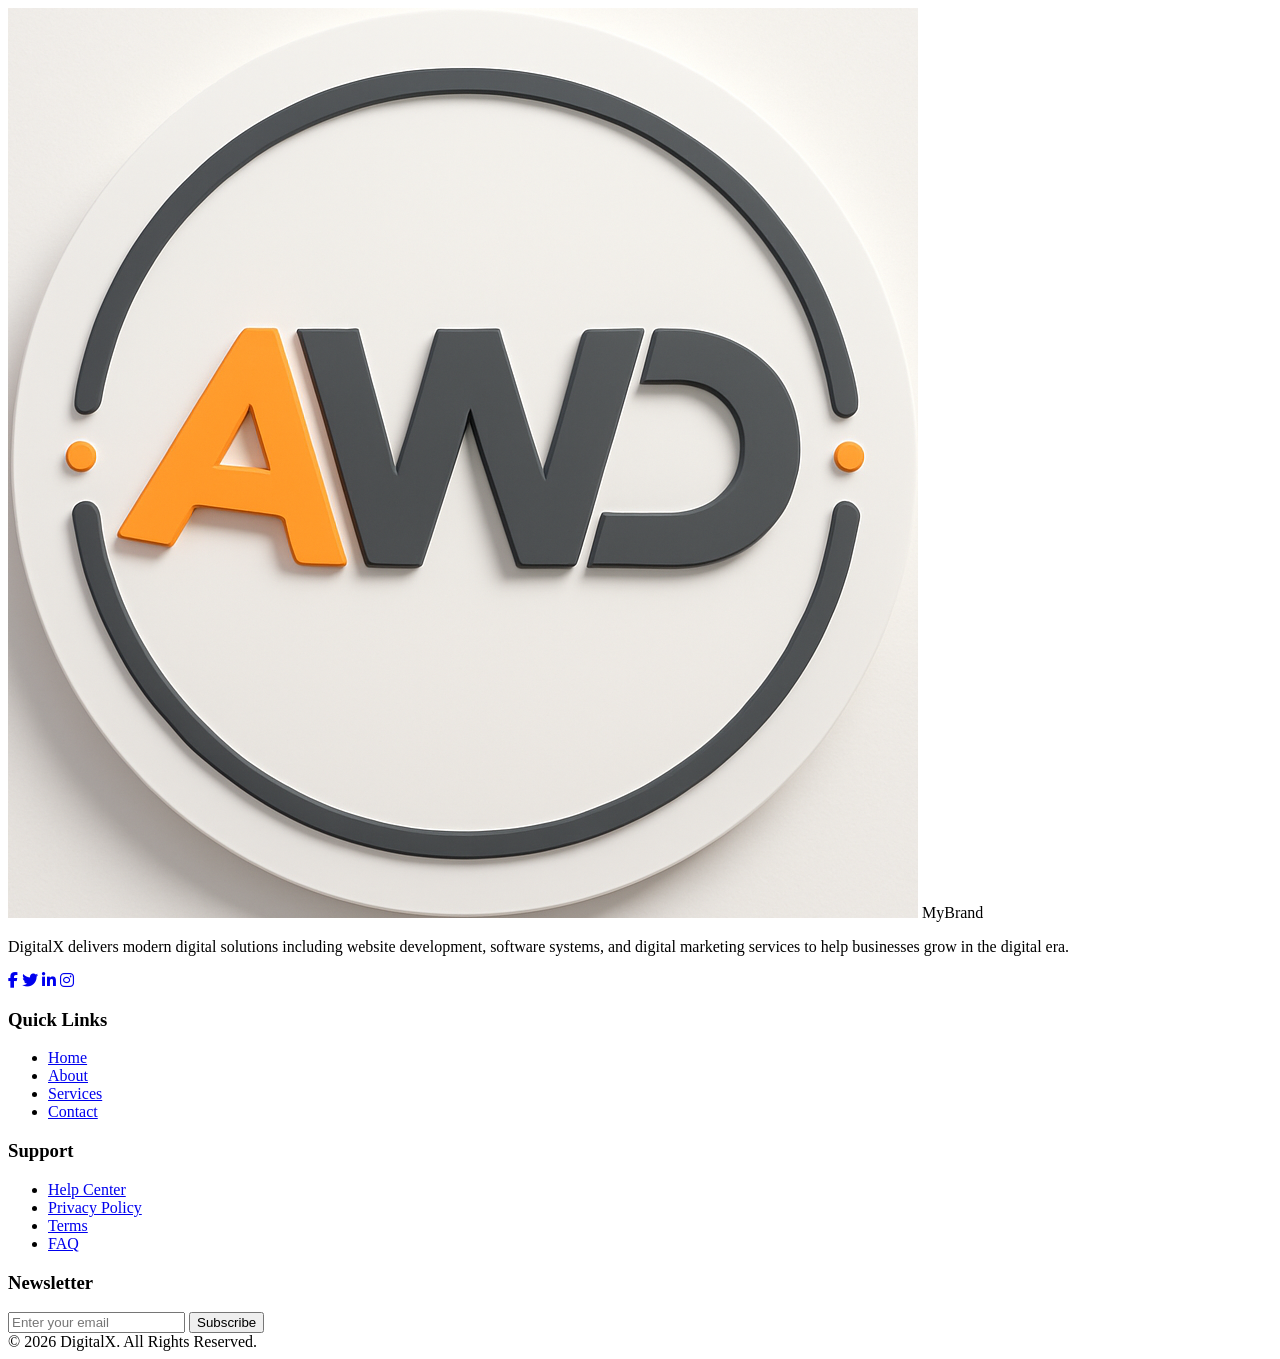
<file: Service-Theme-1/footer.html>
<!DOCTYPE html>
<html lang="en">

<head>
    <meta charset="UTF-8">
    <meta name="viewport" content="width=device-width, initial-scale=1.0">

    <title>Premium Footer</title>

    <link href="https://cdnjs.cloudflare.com/ajax/libs/font-awesome/6.5.0/css/all.min.css" rel="stylesheet">
   
</head>

<body>

    <div class="footer-glow"></div>

    <footer class="footer">

        <div class="footer-container">

            <!-- ABOUT -->

            <div>
                <div class="footer-logo"><img src="./assets/AWD-logo-e1752390943985.png" alt="logo"> MyBrand</div>

                <p class="footer-about">
                    DigitalX delivers modern digital solutions including website development,
                    software systems, and digital marketing services to help businesses
                    grow in the digital era.
                </p>

                <div class="social">
                    <a href="#"><i class="fab fa-facebook-f"></i></a>
                    <a href="#"><i class="fab fa-twitter"></i></a>
                    <a href="#"><i class="fab fa-linkedin-in"></i></a>
                    <a href="#"><i class="fab fa-instagram"></i></a>
                </div>

            </div>

            <!-- QUICK LINKS -->

            <div>

                <h3>Quick Links</h3>

                <ul>
                    <li><a href="index.html">Home</a></li>
                    <li><a href="about.html">About</a></li>
                    <li><a href="services.html">Services</a></li>
                    <li><a href="contact.html">Contact</a></li>
                </ul>

            </div>

            <!-- SUPPORT -->

            <div>

                <h3>Support</h3>

                <ul>
                    <li><a href="#">Help Center</a></li>
                    <li><a href="#">Privacy Policy</a></li>
                    <li><a href="#">Terms</a></li>
                    <li><a href="#">FAQ</a></li>
                </ul>

            </div>

            <!-- NEWSLETTER -->

            <div>

                <h3>Newsletter</h3>

                <div class="newsletter">
                    <input type="email" placeholder="Enter your email">
                    <button>Subscribe</button>
                </div>

            </div>

        </div>

        <div class="divider"></div>

        <div class="footer-bottom">
            © 2026 DigitalX. All Rights Reserved.
        </div>

    </footer>

</body>

</html>
</file>
<file: School-Theme-1/css/style.css>
:root {
    --navy: #2e1038;
    --navy-mid: #3f1151;
    --navy-light: #660c81;
    --gold: #c29720;
    --gold-light: #edcd7d;
    --gold-pale: #f5e6b8;
    --white: #ffffff;
    --white-80: rgba(255, 255, 255, 0.8);
    --white-20: rgba(255, 255, 255, 0.08);
    --white-10: rgba(255, 255, 255, 0.05);
    --shadow-gold: 0 0 40px rgba(201, 168, 76, 0.25);
    --shadow-deep: 0 20px 60px rgba(0, 0, 0, 0.4);
}

*,
*::before,
*::after {
    margin: 0;
    padding: 0;
    box-sizing: border-box;
}

html {
    scroll-behavior: smooth;
}

body {
    font-family: 'Inter', sans-serif;
    background: var(--navy);
    color: var(--white);
    overflow-x: hidden;
    line-height: 1.6;
}

h1,
h2,
h3,
h4,
h5 {
    font-family: 'Poppins', sans-serif;
}

/* SCROLLBAR */
::-webkit-scrollbar {
    width: 6px;
}

::-webkit-scrollbar-track {
    background: var(--navy);
}

::-webkit-scrollbar-thumb {
    background: var(--gold);
    border-radius: 3px;
}

/* ========== NAVBAR ========== */
nav {
    position: fixed;
    top: 0;
    left: 0;
    right: 0;
    z-index: 1000;
    padding: 0 5%;
    height: 90px;
    display: flex;
    align-items: center;
    justify-content: space-between;
    background: rgba(75, 11, 94, 0.7);
    backdrop-filter: blur(20px);
    -webkit-backdrop-filter: blur(25px);
    border-bottom: 1px solid rgba(161, 76, 201, 0.15);
    transition: all 0.4s ease;
}

nav.scrolled {
    background: rgba(34, 10, 41, 0.95);
    box-shadow: 0 4px 30px rgba(0, 0, 0, 0.4);
}

.nav-logo {
    display: flex;
    align-items: center;
    gap: 12px;
    text-decoration: none;
}

.logo-emblem {
    width: 44px;
    height: 44px;
    background: linear-gradient(135deg, var(--gold), var(--gold-light));
    border-radius: 10px;
    display: flex;
    align-items: center;
    justify-content: center;
    font-family: 'Poppins', sans-serif;
    font-weight: 800;
    font-size: 18px;
    color: var(--navy);
    box-shadow: var(--shadow-gold);
    flex-shrink: 0;
}

.logo-text span:first-child {
    display: block;
    font-family: 'Poppins', sans-serif;
    font-weight: 700;
    font-size: 16px;
    color: var(--white);
    line-height: 1.1;
}

.logo-text span:last-child {
    font-size: 10px;
    color: var(--gold);
    letter-spacing: 2px;
    text-transform: uppercase;
    font-weight: 500;
}

.nav-links {
    display: flex;
    align-items: center;
    gap: 36px;
    list-style: none;
}

.nav-links a {
    color: var(--white-80);
    text-decoration: none;
    font-size: 14.5px;
    font-weight: 500;
    letter-spacing: 0.5px;
    transition: color 0.3s;
    position: relative;
    padding-bottom: 4px;
}

.nav-links a::after {
    content: '';
    position: absolute;
    bottom: 0;
    left: 0;
    width: 0;
    height: 1.5px;
    background: var(--gold);
    transition: width 0.3s ease;
}

.nav-links a:hover {
    color: var(--gold);
}

.nav-links a:hover::after {
    width: 100%;
}

.btn-apply-nav {
    background: linear-gradient(135deg, var(--gold), var(--gold-light));
    color: var(--navy) !important;
    padding: 10px 24px 24px 24px;
    border-radius: 6px;
    font-weight: 700 !important;
    font-size: 13px !important;
    letter-spacing: 0.5px;
    transition: all 0.3s ease !important;
    box-shadow: 0 4px 20px rgba(201, 168, 76, 0.3);
}

.btn-apply-nav:hover {
    transform: translateY(-2px);
    box-shadow: 0 8px 30px rgba(201, 168, 76, 0.5) !important;
}

.btn-apply-nav::after {
    display: none !important;
}

.hamburger {
    display: none;
    flex-direction: column;
    gap: 5px;
    cursor: pointer;
    padding: 4px;
}

.hamburger span {
    width: 25px;
    height: 2px;
    background: var(--gold);
    border-radius: 2px;
    transition: all 0.3s;
}

/* ========== HERO ========== */
.hero {
    min-height: 100vh;
    position: relative;
    display: flex;
    align-items: center;
    overflow: hidden;
    background: var(--navy);
}

.hero-bg {
    position: absolute;
    inset: 0;
    background:
        radial-gradient(ellipse 80% 60% at 70% 50%, rgba(84, 26, 107, 0.6) 0%, transparent 70%),
        radial-gradient(ellipse 40% 40% at 20% 80%, rgba(201, 168, 76, 0.08) 0%, transparent 60%),
        radial-gradient(ellipse 60% 40% at 80% 10%, rgba(201, 168, 76, 0.06) 0%, transparent 60%);
}

/* Animated grid pattern */
.hero-grid {
    position: absolute;
    inset: 0;
    background-image:
        linear-gradient(rgba(201, 168, 76, 0.04) 1px, transparent 1px),
        linear-gradient(90deg, rgba(201, 168, 76, 0.04) 1px, transparent 1px);
    background-size: 60px 60px;
    animation: gridShift 20s linear infinite;
}

@keyframes gridShift {
    0% {
        transform: translate(0, 0);
    }

    100% {
        transform: translate(60px, 60px);
    }
}

/* Floating shapes */
.shape {
    position: absolute;
    border-radius: 50%;
    filter: blur(60px);
    animation: float 8s ease-in-out infinite;
    pointer-events: none;
}

.shape-1 {
    width: 500px;
    height: 500px;
    background: radial-gradient(circle, rgba(201, 168, 76, 0.12) 0%, transparent 70%);
    top: -100px;
    right: -100px;
    animation-delay: 0s;
}

.shape-2 {
    width: 300px;
    height: 300px;
    background: radial-gradient(circle, rgba(72, 26, 107, 0.8) 0%, transparent 70%);
    bottom: 100px;
    left: 10%;
    animation-delay: -3s;
    animation-duration: 10s;
}

.shape-3 {
    width: 200px;
    height: 200px;
    background: radial-gradient(circle, rgba(201, 168, 76, 0.08) 0%, transparent 70%);
    top: 30%;
    left: 40%;
    animation-delay: -5s;
    animation-duration: 12s;
}

/* Diamond shapes */
.diamond {
    position: absolute;
    width: 12px;
    height: 12px;
    background: var(--white);
    transform: rotate(45deg);
    opacity: 0.3;
    animation: floatDiamond 6s ease-in-out infinite;
}

.diamond-1 {
    top: 20%;
    left: 8%;
    animation-delay: 0s;
}

.diamond-2 {
    top: 70%;
    left: 85%;
    animation-delay: -2s;
    width: 8px;
    height: 8px;
    opacity: 0.2;
}

.diamond-3 {
    top: 40%;
    right: 8%;
    animation-delay: -4s;
    width: 16px;
    height: 16px;
}

.diamond-4 {
    bottom: 20%;
    left: 20%;
    animation-delay: -1s;
    width: 6px;
    height: 6px;
    opacity: 0.4;
}

@keyframes float {

    0%,
    100% {
        transform: translateY(0) scale(1);
    }

    50% {
        transform: translateY(-30px) scale(1.05);
    }
}

@keyframes floatDiamond {

    0%,
    100% {
        transform: rotate(45deg) translateY(0);
    }

    50% {
        transform: rotate(45deg) translateY(-15px);
    }
}

.hero-content {
    position: relative;
    z-index: 2;
    padding: 0 5%;
    max-width: 1300px;
    margin: 0 auto;
    width: 100%;
    display: grid;
    grid-template-columns: 1fr 1fr;
    gap: 80px;
    align-items: center;
    padding-top: 80px;
}

.hero-badge {
    display: inline-flex;
    align-items: center;
    gap: 8px;
    background: rgba(201, 168, 76, 0.1);
    border: 1px solid rgba(201, 168, 76, 0.3);
    padding: 8px 18px;
    border-radius: 50px;
    margin-bottom: 28px;
    animation: fadeSlideUp 0.8s ease forwards;
}

.hero-badge span {
    font-size: 12px;
    color: var(--gold);
    font-weight: 600;
    letter-spacing: 1.5px;
    text-transform: uppercase;
}

.hero-badge i {
    color: var(--gold);
    font-size: 10px;
}

.hero-title {
    font-size: clamp(38px, 4.5vw, 62px);
    font-weight: 800;
    line-height: 1.1;
    margin-bottom: 24px;
    animation: fadeSlideUp 0.8s 0.2s ease both;
}

.hero-title .gold {
    color: var(--gold);
}

.hero-title .line-break {
    display: block;
}

.hero-sub {
    font-size: 17px;
    color: rgba(255, 255, 255, 0.65);
    line-height: 1.8;
    margin-bottom: 40px;
    max-width: 520px;
    animation: fadeSlideUp 0.8s 0.4s ease both;
    font-weight: 300;
}

.hero-btns {
    display: flex;
    gap: 16px;
    flex-wrap: wrap;
    animation: fadeSlideUp 0.8s 0.6s ease both;
}

.btn-primary {
    background: linear-gradient(135deg, var(--gold), var(--gold-light));
    color: var(--navy);
    padding: 15px 34px;
    border-radius: 8px;
    font-family: 'Poppins', sans-serif;
    font-weight: 700;
    font-size: 14px;
    text-decoration: none;
    letter-spacing: 0.5px;
    transition: all 0.3s ease;
    box-shadow: 0 6px 30px rgba(201, 168, 76, 0.35);
    display: inline-flex;
    align-items: center;
    gap: 8px;
    border: none;
    cursor: pointer;
}

.btn-primary:hover {
    transform: translateY(-3px);
    box-shadow: 0 12px 40px rgba(201, 168, 76, 0.55);
}

.btn-secondary {
    background: transparent;
    color: var(--white);
    padding: 15px 34px;
    border-radius: 8px;
    font-family: 'Poppins', sans-serif;
    font-weight: 600;
    font-size: 14px;
    text-decoration: none;
    letter-spacing: 0.5px;
    transition: all 0.3s ease;
    border: 1.5px solid rgba(255, 255, 255, 0.25);
    display: inline-flex;
    align-items: center;
    gap: 8px;
    cursor: pointer;
}

.btn-secondary:hover {
    border-color: var(--gold);
    color: var(--gold);
    transform: translateY(-3px);
    background: rgba(201, 168, 76, 0.06);
}

.hero-stats {
    display: flex;
    gap: 32px;
    margin-top: 56px;
    padding-top: 40px;
    border-top: 1px solid rgba(255, 255, 255, 0.08);
    animation: fadeSlideUp 0.8s 0.8s ease both;
}

.stat-item {}

.stat-number {
    font-family: 'Poppins', sans-serif;
    font-size: 32px;
    font-weight: 800;
    color: var(--gold);
    line-height: 1;
}

.stat-label {
    font-size: 12px;
    color: rgba(255, 255, 255, 0.5);
    margin-top: 4px;
    letter-spacing: 0.5px;
}

/* Hero visual */
.hero-visual {
    position: relative;
    animation: fadeSlideUp 0.8s 0.3s ease both;
}

.hero-img-frame {
    position: relative;
    border-radius: 24px;
    overflow: hidden;
    aspect-ratio: 4/5;
    background: var(--navy-mid);
    border: 1px solid rgba(201, 168, 76, 0.2);
}

.hero-img-main {
    width: 100%;
    height: 100%;
    object-fit: cover;
    background: linear-gradient(145deg, #351140 0%, #5e1a6b 40%, #290d44 100%);
    display: flex;
    align-items: center;
    justify-content: center;
    font-size: 80px;
}

/* Placeholder visual when no image */
.hero-placeholder {
    width: 100%;
    height: 100%;
    background: linear-gradient(145deg, #2c1140 0%, #491a6b 50%, #2a0d44 100%);
    display: flex;
    flex-direction: column;
    align-items: center;
    justify-content: center;
    gap: 20px;
    padding: 40px;
}

.hero-placeholder i {
    font-size: 90px;
    background: linear-gradient(135deg, var(--gold), var(--gold-light));
    -webkit-background-clip: text;
    -webkit-text-fill-color: transparent;
    background-clip: text;
}

.hero-placeholder p {
    color: rgba(255, 255, 255, 0.3);
    font-size: 14px;
    text-align: center;
    font-style: italic;
}

.hero-card-float {
    position: absolute;
    background: rgba(10, 22, 40, 0.85);
    backdrop-filter: blur(20px);
    border: 1px solid rgba(201, 168, 76, 0.2);
    border-radius: 14px;
    padding: 16px 22px;
    animation: cardFloat 5s ease-in-out infinite;
}

@keyframes cardFloat {

    0%,
    100% {
        transform: translateY(0);
    }

    50% {
        transform: translateY(-10px);
    }
}

.card-float-1 {
    bottom: -20px;
    left: -40px;
    animation-delay: 0s;
}

.card-float-2 {
    top: 30px;
    right: -30px;
    animation-delay: -2.5s;
}

.card-float-1 .label,
.card-float-2 .label {
    font-size: 11px;
    color: rgba(255, 255, 255, 0.5);
    text-transform: uppercase;
    letter-spacing: 1px;
    margin-bottom: 4px;
}

.card-float-1 .value,
.card-float-2 .value {
    font-family: 'Poppins', sans-serif;
    font-weight: 700;
    font-size: 20px;
    color: var(--gold);
}

.card-float-2 .value {
    font-size: 15px;
    color: var(--white);
}

.stars-row {
    color: var(--gold);
    font-size: 12px;
    margin-top: 2px;
}

/* Corner accent */
.hero-corner {
    position: absolute;
    top: -1px;
    right: -1px;
    width: 80px;
    height: 80px;
    border-top: 2px solid var(--gold);
    border-right: 2px solid var(--gold);
    border-radius: 0 24px 0 0;
}

.hero-corner-bl {
    position: absolute;
    bottom: -1px;
    left: -1px;
    width: 80px;
    height: 80px;
    border-bottom: 2px solid var(--gold);
    border-left: 2px solid var(--gold);
    border-radius: 0 0 0 24px;
}

/* ========== SECTION STYLES ========== */
section {
    padding: 120px 5%;
}

.section-tag {
    display: inline-flex;
    align-items: center;
    gap: 10px;
    margin-bottom: 16px;
}

.section-tag::before,
.section-tag::after {
    content: '';
    width: 30px;
    height: 1px;
    background: var(--gold);
}

.section-tag span {
    font-size: 11px;
    font-weight: 700;
    letter-spacing: 3px;
    text-transform: uppercase;
    color: var(--gold);
}

.section-title {
    font-size: clamp(32px, 3.5vw, 50px);
    font-weight: 800;
    line-height: 1.15;
    color: var(--white);
}

.section-title .gold {
    color: var(--gold);
}

.section-sub {
    font-size: 16px;
    color: rgba(255, 255, 255, 0.55);
    line-height: 1.8;
    max-width: 560px;
    font-weight: 300;
    margin-top: 16px;
}

/* ========== ABOUT ========== */
.about {
    background: var(--navy-mid);
    position: relative;
    overflow: hidden;
}

.about::before {
    content: '';
    position: absolute;
    top: -200px;
    right: -200px;
    width: 600px;
    height: 600px;
    background: radial-gradient(circle, rgba(201, 168, 76, 0.04) 0%, transparent 70%);
    pointer-events: none;
}

.about-grid {
    max-width: 1300px;
    margin: 0 auto;
    display: grid;
    grid-template-columns: 1fr 1fr;
    gap: 80px;
    align-items: center;
}

.about-img-stack {
    position: relative;
    height: 550px;
}

.about-img-main {
    position: absolute;
    top: 0;
    left: 0;
    width: 75%;
    height: 420px;
    border-radius: 20px;
    background: linear-gradient(145deg, #321242, #1e0631);
    border: 1px solid rgba(201, 168, 76, 0.15);
    overflow: hidden;
    display: flex;
    align-items: center;
    justify-content: center;
    font-size: 60px;
    transition: transform 0.4s ease;
}

.about-img-main:hover {
    transform: scale(1.02);
}

.about-img-sec {
    position: absolute;
    bottom: 0;
    right: 0;
    width: 55%;
    height: 300px;
    border-radius: 20px;
    background: linear-gradient(145deg, #321242, #1e0631);
    border: 1px solid rgba(201, 168, 76, 0.2);
    overflow: hidden;
    display: flex;
    align-items: center;
    justify-content: center;
    font-size: 45px;
    box-shadow: var(--shadow-deep);
    transition: transform 0.4s ease;
}

.about-img-sec:hover {
    transform: scale(1.02);
}

.about-years-badge {
    position: absolute;
    top: 50%;
    left: 60%;
    transform: translate(-50%, -50%);
    width: 110px;
    height: 110px;
    background: linear-gradient(135deg, var(--gold), var(--gold-light));
    border-radius: 50%;
    display: flex;
    flex-direction: column;
    align-items: center;
    justify-content: center;
    z-index: 10;
    box-shadow: var(--shadow-gold);
}

.about-years-badge .num {
    font-family: 'Poppins', sans-serif;
    font-weight: 900;
    font-size: 28px;
    color: var(--navy);
    line-height: 1;
}

.about-years-badge .text {
    font-size: 9px;
    font-weight: 700;
    color: var(--navy);
    text-transform: uppercase;
    letter-spacing: 1px;
    text-align: center;
    line-height: 1.3;
}

.about-highlights {
    display: grid;
    grid-template-columns: 1fr 1fr;
    gap: 20px;
    margin-top: 40px;
}

.highlight-item {
    display: flex;
    align-items: flex-start;
    gap: 14px;
    padding: 20px;
    background: var(--white-10);
    border-radius: 12px;
    border: 1px solid rgba(201, 168, 76, 0.1);
    transition: all 0.3s ease;
}

.highlight-item:hover {
    border-color: rgba(201, 168, 76, 0.3);
    background: rgba(201, 168, 76, 0.05);
    transform: translateY(-2px);
}

.highlight-icon {
    width: 40px;
    height: 40px;
    background: rgba(201, 168, 76, 0.12);
    border-radius: 10px;
    display: flex;
    align-items: center;
    justify-content: center;
    flex-shrink: 0;
}

.highlight-icon i {
    color: var(--gold);
    font-size: 16px;
}

.highlight-text h4 {
    font-size: 13px;
    font-weight: 700;
    color: var(--white);
    margin-bottom: 2px;
}

.highlight-text p {
    font-size: 12px;
    color: rgba(255, 255, 255, 0.5);
    line-height: 1.4;
}

/* ========== PROGRAMS ========== */
.programs {
    position: relative;
    overflow: hidden;
}

.programs-header {
    max-width: 1300px;
    margin: 0 auto 60px;
    display: flex;
    align-items: flex-end;
    justify-content: space-between;
    gap: 40px;
}

.programs-grid {
    max-width: 1300px;
    margin: 0 auto;
    display: grid;
    grid-template-columns: repeat(5, 1fr);
    gap: 20px;
}

.program-card {
    background: var(--navy-mid);
    border: 1px solid rgba(201, 168, 76, 0.1);
    border-radius: 20px;
    padding: 32px 24px;
    text-align: center;
    transition: all 0.4s ease;
    position: relative;
    overflow: hidden;
    cursor: pointer;
}

.program-card::before {
    content: '';
    position: absolute;
    inset: 0;
    background: linear-gradient(135deg, rgba(201, 168, 76, 0.08) 0%, transparent 60%);
    opacity: 0;
    transition: opacity 0.4s ease;
}

.program-card:hover {
    transform: translateY(-12px);
    border-color: rgba(201, 168, 76, 0.4);
    box-shadow: 0 20px 50px rgba(0, 0, 0, 0.4), var(--shadow-gold);
}

.program-card:hover::before {
    opacity: 1;
}

.program-card:hover .program-icon {
    background: linear-gradient(135deg, var(--gold), var(--gold-light));
    box-shadow: var(--shadow-gold);
}

.program-card:hover .program-icon i {
    color: var(--navy);
}

.program-icon {
    width: 64px;
    height: 64px;
    background: rgba(201, 168, 76, 0.1);
    border-radius: 16px;
    display: flex;
    align-items: center;
    justify-content: center;
    margin: 0 auto 20px;
    transition: all 0.4s ease;
}

.program-icon i {
    font-size: 26px;
    color: var(--gold);
    transition: color 0.4s ease;
}

.program-card h3 {
    font-size: 15px;
    font-weight: 700;
    margin-bottom: 10px;
    color: var(--white);
}

.program-card p {
    font-size: 12.5px;
    color: rgba(255, 255, 255, 0.5);
    line-height: 1.6;
}

.program-tag {
    display: inline-block;
    margin-top: 16px;
    font-size: 10px;
    letter-spacing: 1.5px;
    text-transform: uppercase;
    color: var(--gold);
    font-weight: 600;
    opacity: 0.7;
}

/* ========== WHY CHOOSE ========== */
.why {
    background: var(--navy-mid);
    position: relative;
}

.why::after {
    content: '"';
    position: absolute;
    top: 60px;
    right: 5%;
    font-size: 300px;
    font-family: 'Poppins', sans-serif;
    color: rgba(201, 168, 76, 0.03);
    line-height: 1;
    pointer-events: none;
    font-weight: 900;
}

.why-inner {
    max-width: 1300px;
    margin: 0 auto;
}

.why-top {
    display: grid;
    grid-template-columns: 1fr 2fr;
    gap: 80px;
    align-items: center;
    margin-bottom: 70px;
}

.why-grid {
    display: grid;
    grid-template-columns: repeat(3, 1fr);
    gap: 24px;
}

.why-card {
    padding: 32px 28px;
    border-radius: 18px;
    background: var(--white-10);
    border: 1px solid rgba(201, 168, 76, 0.08);
    transition: all 0.4s ease;
    position: relative;
    overflow: hidden;
}

.why-card::after {
    content: '';
    position: absolute;
    bottom: 0;
    left: 0;
    width: 0;
    height: 2px;
    background: linear-gradient(90deg, var(--gold), transparent);
    transition: width 0.4s ease;
}

.why-card:hover {
    border-color: rgba(201, 168, 76, 0.25);
    transform: translateY(-6px);
    background: rgba(201, 168, 76, 0.04);
}

.why-card:hover::after {
    width: 100%;
}

.why-icon {
    font-size: 28px;
    color: var(--gold);
    margin-bottom: 20px;
}

.why-card h3 {
    font-size: 16px;
    font-weight: 700;
    margin-bottom: 10px;
    color: var(--white);
}

.why-card p {
    font-size: 13px;
    color: rgba(255, 255, 255, 0.5);
    line-height: 1.7;
}

/* ========== FACILITIES ========== */
.facilities {
    position: relative;
    overflow: hidden;
}

.facilities-inner {
    max-width: 1300px;
    margin: 0 auto;
}

.facilities-header {
    text-align: center;
    margin-bottom: 60px;
}

.facilities-header .section-sub {
    margin: 16px auto 0;
}

.facilities-grid {
    display: grid;
    grid-template-columns: 2fr 1fr 1fr;
    grid-template-rows: 260px 260px;
    gap: 20px;
}

.facility-card {
    border-radius: 20px;
    overflow: hidden;
    position: relative;
    cursor: pointer;
    border: 1px solid rgba(201, 168, 76, 0.1);
    background: var(--navy-mid);
}

.facility-card:first-child {
    grid-row: 1 / 3;
}

.facility-inner {
    width: 100%;
    height: 100%;
    display: flex;
    align-items: center;
    justify-content: center;
    flex-direction: column;
    gap: 12px;
    background: linear-gradient(145deg, #57008d, #541071);
    transition: transform 0.5s ease;
    font-size: 48px;
}

.facility-card:hover .facility-inner {
    transform: scale(1.06);
}

.facility-overlay {
    position: absolute;
    inset: 0;
    background: linear-gradient(to top, rgba(10, 22, 40, 0.95) 0%, rgba(10, 22, 40, 0.3) 50%, transparent 100%);
    padding: 24px;
    display: flex;
    flex-direction: column;
    justify-content: flex-end;
    transition: all 0.4s ease;
}

.facility-card:hover .facility-overlay {
    background: linear-gradient(to top, rgba(10, 22, 40, 0.98) 0%, rgba(10, 22, 40, 0.5) 60%, rgba(201, 168, 76, 0.05) 100%);
}

.facility-overlay h3 {
    font-size: 18px;
    font-weight: 700;
    color: var(--white);
    margin-bottom: 6px;
}

.facility-overlay p {
    font-size: 12.5px;
    color: rgba(255, 255, 255, 0.5);
    line-height: 1.5;
    transform: translateY(10px);
    opacity: 0;
    transition: all 0.4s ease;
}

.facility-card:hover .facility-overlay p {
    transform: translateY(0);
    opacity: 1;
}

.facility-tag {
    display: inline-block;
    font-size: 10px;
    letter-spacing: 2px;
    text-transform: uppercase;
    color: var(--gold);
    font-weight: 600;
    margin-bottom: 8px;
}

/* ========== TESTIMONIALS ========== */
.testimonials {
    background: var(--navy-mid);
    overflow: hidden;
}

.testimonials-inner {
    max-width: 1300px;
    margin: 0 auto;
}

.testimonials-header {
    text-align: center;
    margin-bottom: 60px;
}

.testimonials-header .section-sub {
    margin: 16px auto 0;
}

.testimonials-track-wrap {
    overflow: hidden;
    position: relative;
}

.testimonials-track {
    display: flex;
    gap: 24px;
    transition: transform 0.6s cubic-bezier(0.25, 0.46, 0.45, 0.94);
}

.testi-card {
    flex: 0 0 calc(33.333% - 16px);
    background: var(--white-10);
    border: 1px solid rgba(201, 168, 76, 0.1);
    border-radius: 20px;
    padding: 36px;
    position: relative;
    transition: all 0.3s ease;
}

.testi-card:hover {
    border-color: rgba(201, 168, 76, 0.25);
    transform: translateY(-6px);
}

.testi-quote {
    font-size: 50px;
    color: var(--gold);
    opacity: 0.3;
    font-family: 'Poppins', sans-serif;
    font-weight: 900;
    line-height: 0.8;
    margin-bottom: 20px;
}

.testi-text {
    font-size: 14.5px;
    color: rgba(255, 255, 255, 0.7);
    line-height: 1.8;
    margin-bottom: 28px;
    font-style: italic;
    font-weight: 300;
}

.testi-author {
    display: flex;
    align-items: center;
    gap: 14px;
}

.testi-avatar {
    width: 50px;
    height: 50px;
    border-radius: 50%;
    background: linear-gradient(135deg, var(--gold), var(--gold-light));
    display: flex;
    align-items: center;
    justify-content: center;
    font-family: 'Poppins', sans-serif;
    font-weight: 800;
    font-size: 18px;
    color: var(--navy);
    flex-shrink: 0;
}

.testi-name {
    font-family: 'Poppins', sans-serif;
    font-weight: 700;
    font-size: 14px;
    color: var(--white);
    margin-bottom: 2px;
}

.testi-role {
    font-size: 12px;
    color: rgba(255, 255, 255, 0.4);
}

.testi-stars {
    color: var(--gold);
    font-size: 12px;
    margin-bottom: 4px;
}

.testi-nav {
    display: flex;
    align-items: center;
    justify-content: center;
    gap: 16px;
    margin-top: 48px;
}

.testi-btn {
    width: 48px;
    height: 48px;
    border-radius: 50%;
    border: 1.5px solid rgba(201, 168, 76, 0.3);
    background: transparent;
    color: var(--gold);
    font-size: 16px;
    cursor: pointer;
    transition: all 0.3s ease;
    display: flex;
    align-items: center;
    justify-content: center;
}

.testi-btn:hover {
    background: var(--gold);
    color: var(--navy);
    border-color: var(--gold);
}

.testi-dots {
    display: flex;
    gap: 8px;
}

.testi-dot {
    width: 8px;
    height: 8px;
    border-radius: 50%;
    background: rgba(255, 255, 255, 0.2);
    cursor: pointer;
    transition: all 0.3s ease;
}

.testi-dot.active {
    background: var(--gold);
    width: 24px;
    border-radius: 4px;
}

/* ========== ADMISSIONS ========== */
.admissions {
    position: relative;
    overflow: hidden;
}

.admissions::before {
    content: '';
    position: absolute;
    inset: 0;
    background: radial-gradient(ellipse 70% 60% at 50% 50%, rgba(26, 58, 107, 0.3) 0%, transparent 70%);
}

.admissions-inner {
    max-width: 1000px;
    margin: 0 auto;
    position: relative;
    z-index: 1;
    text-align: center;
}

.admissions-header {
    margin-bottom: 70px;
}

.timeline {
    display: grid;
    grid-template-columns: repeat(4, 1fr);
    gap: 0;
    position: relative;
}

.timeline::before {
    content: '';
    position: absolute;
    top: 32px;
    left: 12.5%;
    right: 12.5%;
    height: 1px;
    background: linear-gradient(90deg, transparent, rgba(201, 168, 76, 0.4), var(--gold), rgba(201, 168, 76, 0.4), transparent);
}

.timeline-step {
    display: flex;
    flex-direction: column;
    align-items: center;
    gap: 20px;
    padding: 0 16px;
}

.step-circle {
    width: 64px;
    height: 64px;
    border-radius: 50%;
    background: var(--navy-mid);
    border: 2px solid rgba(201, 168, 76, 0.3);
    display: flex;
    align-items: center;
    justify-content: center;
    position: relative;
    z-index: 2;
    transition: all 0.4s ease;
    cursor: pointer;
}

.step-circle:hover {
    background: linear-gradient(135deg, var(--gold), var(--gold-light));
    border-color: var(--gold);
    box-shadow: var(--shadow-gold);
}

.step-circle:hover i {
    color: var(--navy);
}

.step-circle i {
    color: var(--gold);
    font-size: 22px;
    transition: color 0.4s;
}

.step-num {
    position: absolute;
    top: -8px;
    right: -8px;
    width: 22px;
    height: 22px;
    border-radius: 50%;
    background: var(--gold);
    color: var(--navy);
    font-family: 'Poppins', sans-serif;
    font-weight: 800;
    font-size: 10px;
    display: flex;
    align-items: center;
    justify-content: center;
}

.step-content {
    text-align: center;
}

.step-content h3 {
    font-size: 15px;
    font-weight: 700;
    color: var(--white);
    margin-bottom: 8px;
}

.step-content p {
    font-size: 12.5px;
    color: rgba(255, 255, 255, 0.5);
    line-height: 1.6;
}

/* ========== CTA ========== */
.cta-section {
    padding: 100px 5%;
    background: linear-gradient(135deg, var(--navy-mid) 0%, #2b0d3d 100%);
    position: relative;
    overflow: hidden;
    text-align: center;
}

.cta-section::before {
    content: '';
    position: absolute;
    inset: 0;
    background:
        radial-gradient(ellipse 60% 80% at 50% 50%, rgba(201, 168, 76, 0.07) 0%, transparent 70%),
        radial-gradient(ellipse 30% 30% at 20% 20%, rgba(201, 168, 76, 0.04) 0%, transparent 60%);
}

.cta-inner {
    position: relative;
    z-index: 1;
    max-width: 760px;
    margin: 0 auto;
}

.cta-section h2 {
    font-size: clamp(36px, 4vw, 58px);
    font-weight: 800;
    margin-bottom: 20px;
    line-height: 1.15;
}

.cta-section p {
    font-size: 16px;
    color: rgba(255, 255, 255, 0.6);
    max-width: 500px;
    margin: 0 auto 40px;
    line-height: 1.8;
    font-weight: 300;
}

/* ========== FOOTER ========== */
footer {
    background: #1e1721;
    padding: 80px 5% 40px;
    border-top: 1px solid rgba(201, 168, 76, 0.1);
}

.footer-grid {
    max-width: 1300px;
    margin: 0 auto;
    display: grid;
    grid-template-columns: 2fr 1fr 1fr 1.5fr;
    gap: 60px;
    margin-bottom: 60px;
}

.footer-brand p {
    font-size: 14px;
    color: rgba(255, 255, 255, 0.45);
    line-height: 1.8;
    margin: 20px 0 28px;
    max-width: 280px;
    font-weight: 300;
}

.social-links {
    display: flex;
    gap: 10px;
}

.social-link {
    width: 38px;
    height: 38px;
    border-radius: 8px;
    border: 1px solid rgba(201, 168, 76, 0.2);
    display: flex;
    align-items: center;
    justify-content: center;
    color: rgba(255, 255, 255, 0.5);
    font-size: 14px;
    text-decoration: none;
    transition: all 0.3s ease;
}

.social-link:hover {
    background: var(--gold);
    color: var(--navy);
    border-color: var(--gold);
    transform: translateY(-2px);
}

.footer-col h4 {
    font-size: 13px;
    font-weight: 700;
    letter-spacing: 1.5px;
    text-transform: uppercase;
    color: var(--gold);
    margin-bottom: 24px;
    padding-bottom: 12px;
    border-bottom: 1px solid rgba(201, 168, 76, 0.15);
}

.footer-links {
    list-style: none;
}

.footer-links li {
    margin-bottom: 10px;
}

.footer-links a {
    color: rgba(255, 255, 255, 0.45);
    text-decoration: none;
    font-size: 13.5px;
    transition: all 0.3s;
    display: flex;
    align-items: center;
    gap: 8px;
}

.footer-links a::before {
    content: '›';
    color: var(--gold);
    opacity: 0;
    transition: opacity 0.3s, transform 0.3s;
    transform: translateX(-4px);
}

.footer-links a:hover {
    color: var(--gold);
    padding-left: 4px;
}

.footer-links a:hover::before {
    opacity: 1;
    transform: translateX(0);
}

.contact-item {
    display: flex;
    align-items: flex-start;
    gap: 14px;
    margin-bottom: 18px;
    color: rgba(255, 255, 255, 0.45);
    font-size: 13.5px;
}

.contact-item i {
    color: var(--gold);
    font-size: 14px;
    margin-top: 2px;
    flex-shrink: 0;
}

.footer-bottom {
    max-width: 1300px;
    margin: 0 auto;
    padding-top: 30px;
    border-top: 1px solid rgba(255, 255, 255, 0.05);
    display: flex;
    align-items: center;
    justify-content: space-between;
    gap: 20px;
    flex-wrap: wrap;
}

.footer-bottom p {
    font-size: 12.5px;
    color: rgba(255, 255, 255, 0.3);
}

.footer-bottom span {
    color: var(--gold);
}

/* ========== SCROLL ANIMATIONS ========== */
.reveal {
    opacity: 0;
    transform: translateY(40px);
    transition: opacity 0.8s ease, transform 0.8s ease;
}

.reveal.visible {
    opacity: 1;
    transform: translateY(0);
}

.reveal-delay-1 {
    transition-delay: 0.1s;
}

.reveal-delay-2 {
    transition-delay: 0.2s;
}

.reveal-delay-3 {
    transition-delay: 0.3s;
}

.reveal-delay-4 {
    transition-delay: 0.4s;
}

.reveal-delay-5 {
    transition-delay: 0.5s;
}

@keyframes fadeSlideUp {
    from {
        opacity: 0;
        transform: translateY(30px);
    }

    to {
        opacity: 1;
        transform: translateY(0);
    }
}

/* Divider line */
.gold-line {
    width: 60px;
    height: 3px;
    background: linear-gradient(90deg, var(--gold), transparent);
    margin-top: 20px;
    border-radius: 2px;
}

/* ========== MOBILE NAV ========== */
.mobile-menu {
    display: none;
    position: fixed;
    inset: 0;
    background: rgba(10, 22, 40, 0.98);
    z-index: 999;
    flex-direction: column;
    align-items: center;
    justify-content: center;
    gap: 32px;
    backdrop-filter: blur(20px);
}

.mobile-menu.open {
    display: flex;
}

.mobile-menu a {
    font-family: 'Poppins', sans-serif;
    font-size: 22px;
    font-weight: 700;
    color: var(--white);
    text-decoration: none;
    transition: color 0.3s;
}

.mobile-menu a:hover {
    color: var(--gold);
}

.close-menu {
    position: absolute;
    top: 24px;
    right: 5%;
    background: none;
    border: none;
    color: var(--gold);
    font-size: 28px;
    cursor: pointer;
}

/* ========== RESPONSIVE ========== */
@media (max-width: 1100px) {
    .programs-grid {
        grid-template-columns: repeat(3, 1fr);
    }

    .footer-grid {
        grid-template-columns: 1fr 1fr;
        gap: 40px;
    }

    .timeline {
        grid-template-columns: repeat(2, 1fr);
        gap: 50px;
    }

    .timeline::before {
        display: none;
    }
}

@media (max-width: 900px) {
    section {
        padding: 80px 5%;
    }

    .hero-content {
        grid-template-columns: 1fr;
        gap: 60px;
        padding-top: 120px;
    }

    .hero-visual {
        max-width: 500px;
        margin: 0 auto;
    }

    .about-grid {
        grid-template-columns: 1fr;
    }

    .about-img-stack {
        height: 400px;
    }

    .why-top {
        grid-template-columns: 1fr;
        gap: 40px;
    }

    .why-grid {
        grid-template-columns: repeat(2, 1fr);
    }

    .facilities-grid {
        grid-template-columns: 1fr 1fr;
        grid-template-rows: auto;
    }

    .facility-card:first-child {
        grid-row: 1;
    }

    .nav-links {
        display: none;
    }

    .hamburger {
        display: flex;
    }

    .programs-grid {
        grid-template-columns: repeat(2, 1fr);
    }

    .testi-card {
        flex: 0 0 calc(50% - 12px);
    }

    .footer-grid {
        grid-template-columns: 1fr;
        gap: 40px;
    }
}

@media (max-width: 600px) {
    section {
        padding: 70px 5%;
    }

    .programs-grid {
        grid-template-columns: 1fr;
    }

    .why-grid {
        grid-template-columns: 1fr;
    }

    .facilities-grid {
        grid-template-columns: 1fr;
    }

    .testi-card {
        flex: 0 0 calc(100% - 0px);
    }

    .timeline {
        grid-template-columns: 1fr;
    }

    .hero-stats {
        gap: 20px;
        flex-wrap: wrap;
    }

    .programs-header {
        flex-direction: column;
        align-items: flex-start;
    }

    .card-float-1,
    .card-float-2 {
        display: none;
    }
}
</file>
<file: School-Theme-2/style.css>
:root {
    /* ── Core Palette ── */
    --ivory: #FAF7F2;
    --ivory-dark: #e4f2ee;
    --ivory-deeper: #d2e8e1;
    --forest: #1B4332;
    --forest-mid: #2D6A4F;
    --forest-light: #40916C;
    --terra: #068975;
    --terra-light: #00826a;
    --terra-pale: #dcf5ee;

    /* ── Utilities ── */
    --ink: #1A1A18;
    --ink-60: rgba(26, 26, 24, 0.6);
    --ink-35: rgba(26, 26, 24, 0.35);
    --ink-12: rgba(26, 26, 24, 0.07);
    --forest-08: rgba(27, 67, 50, 0.06);
    --forest-15: rgba(27, 67, 50, 0.12);
    --shadow-soft: 0 4px 24px rgba(27, 67, 50, 0.10);
    --shadow-med: 0 12px 48px rgba(27, 67, 50, 0.14);
    --shadow-deep: 0 24px 72px rgba(27, 67, 50, 0.18);
    --shadow-terra: 0 8px 32px rgba(196, 98, 45, 0.28);

    --radius-sm: 8px;
    --radius-md: 16px;
    --radius-lg: 24px;
    --radius-xl: 36px;
}

*,
*::before,
*::after {
    margin: 0;
    padding: 0;
    box-sizing: border-box;
}

html {
    scroll-behavior: smooth;
}

body {
    font-family: 'DM Sans', sans-serif;
    background: var(--ivory);
    color: var(--ink);
    overflow-x: hidden;
    line-height: 1.65;
}

h1,
h2,
h3,
h4,
h5 {
    font-family: 'Playfair Display', serif;
}

::-webkit-scrollbar {
    width: 5px;
}

::-webkit-scrollbar-track {
    background: var(--ivory-dark);
}

::-webkit-scrollbar-thumb {
    background: var(--forest-light);
    border-radius: 3px;
}

/* ══════════════════════════════════════
     NAVBAR
  ══════════════════════════════════════ */
nav {
    position: fixed;
    top: 0;
    left: 0;
    right: 0;
    z-index: 1000;
    height: 86px;
    display: flex;
    align-items: center;
    justify-content: space-between;
    padding: 0 5%;
    background: rgba(242, 250, 248, 0.82);
    backdrop-filter: blur(18px);
    -webkit-backdrop-filter: blur(18px);
    border-bottom: 1px solid rgba(27, 67, 50, 0.08);
    transition: all 0.4s ease;
}

nav.scrolled {
    background: rgba(250, 247, 242, 0.97);
    box-shadow: var(--shadow-soft);
}

.nav-logo {
    display: flex;
    align-items: center;
    gap: 12px;
    text-decoration: none;
}

.logo-mark {
    width: 42px;
    height: 42px;
    background: var(--forest);
    border-radius: 10px;
    display: flex;
    align-items: center;
    justify-content: center;
    font-family: 'Playfair Display', serif;
    font-weight: 800;
    font-size: 17px;
    color: var(--ivory);
    position: relative;
    overflow: hidden;
}

.logo-mark::after {
    content: '';
    position: absolute;
    bottom: 0;
    right: 0;
    width: 14px;
    height: 14px;
    background: var(--terra);
    border-radius: 4px 0 0 0;
}

.logo-name span:first-child {
    display: block;
    font-family: 'Playfair Display', serif;
    font-weight: 700;
    font-size: 15px;
    color: var(--forest);
    line-height: 1.2;
    letter-spacing: 0.2px;
}

.logo-name span:last-child {
    font-size: 10px;
    color: var(--ink-35);
    letter-spacing: 2.5px;
    text-transform: uppercase;
    font-weight: 500;
}

.nav-links {
    display: flex;
    align-items: center;
    gap: 32px;
    list-style: none;
}

.nav-links a {
    color: var(--ink-60);
    text-decoration: none;
    font-size: 14px;
    font-weight: 500;
    letter-spacing: 0.3px;
    transition: color 0.3s;
    position: relative;
}

.nav-links a::after {
    content: '';
    position: absolute;
    bottom: -3px;
    left: 0;
    width: 0;
    height: 2px;
    background: var(--terra);
    border-radius: 2px;
    transition: width 0.3s ease;
}

.nav-links a:hover {
    color: var(--forest);
}

.nav-links a:hover::after {
    width: 100%;
}

.nav-cta {
    background: var(--forest) !important;
    color: var(--ivory) !important;
    padding: 10px 22px;
    border-radius: var(--radius-sm);
    font-weight: 600 !important;
    font-size: 14px !important;
    letter-spacing: 0.3px;
    transition: all 0.3s ease !important;
    box-shadow: 0 4px 16px rgba(27, 67, 50, 0.25);
}

.nav-cta:hover {
    background: var(--forest-mid) !important;
    transform: translateY(-2px);
    box-shadow: var(--shadow-med) !important;
}

.nav-cta::after {
    display: none !important;
}

.hamburger {
    display: none;
    flex-direction: column;
    gap: 5px;
    cursor: pointer;
}

.hamburger span {
    width: 24px;
    height: 2px;
    background: var(--forest);
    border-radius: 2px;
    transition: all 0.3s;
}

/* ══════════════════════════════════════
     HERO
  ══════════════════════════════════════ */
.hero {
    min-height: 100vh;
    background: var(--ivory);
    display: flex;
    align-items: center;
    position: relative;
    overflow: hidden;
    padding-top: 76px;
}

/* Warm organic blob backgrounds */
.hero-blob {
    position: absolute;
    border-radius: 50%;
    filter: blur(80px);
    pointer-events: none;
}

.blob-1 {
    width: 700px;
    height: 700px;
    background: radial-gradient(circle, rgba(196, 98, 45, 0.08) 0%, transparent 70%);
    top: -200px;
    right: -150px;
    animation: blobDrift 14s ease-in-out infinite;
}

.blob-2 {
    width: 500px;
    height: 500px;
    background: radial-gradient(circle, rgba(27, 67, 50, 0.07) 0%, transparent 70%);
    bottom: -100px;
    left: -100px;
    animation: blobDrift 18s ease-in-out infinite reverse;
}

.blob-3 {
    width: 300px;
    height: 300px;
    background: radial-gradient(circle, rgba(196, 98, 45, 0.06) 0%, transparent 70%);
    top: 40%;
    left: 30%;
    animation: blobDrift 10s ease-in-out infinite;
    animation-delay: -5s;
}

@keyframes blobDrift {

    0%,
    100% {
        transform: translate(0, 0) scale(1);
    }

    33% {
        transform: translate(30px, -20px) scale(1.06);
    }

    66% {
        transform: translate(-20px, 30px) scale(0.95);
    }
}

/* Dot matrix pattern */
.hero-dots {
    position: absolute;
    inset: 0;
    background-image: radial-gradient(circle, rgba(27, 67, 50, 0.12) 1px, transparent 1px);
    background-size: 32px 32px;
    mask-image: radial-gradient(ellipse 70% 80% at 60% 50%, transparent 30%, black 100%);
    -webkit-mask-image: radial-gradient(ellipse 70% 80% at 60% 50%, transparent 30%, black 100%);
}

/* Floating rings */
.ring {
    position: absolute;
    border-radius: 50%;
    border: 1px solid;
    pointer-events: none;
    animation: ringPulse 8s ease-in-out infinite;
}

.ring-1 {
    width: 220px;
    height: 220px;
    border-color: rgba(196, 98, 45, 0.15);
    top: 15%;
    right: 12%;
    animation-delay: 0s;
}

.ring-2 {
    width: 140px;
    height: 140px;
    border-color: rgba(27, 67, 50, 0.12);
    top: 20%;
    right: 17%;
    animation-delay: -2s;
}

.ring-3 {
    width: 80px;
    height: 80px;
    border-color: rgba(196, 98, 45, 0.2);
    top: 25%;
    right: 22%;
    animation-delay: -4s;
}

@keyframes ringPulse {

    0%,
    100% {
        transform: scale(1);
        opacity: 1;
    }

    50% {
        transform: scale(1.08);
        opacity: 0.6;
    }
}

/* Leaf shapes */
.leaf {
    position: absolute;
    width: 10px;
    height: 10px;
    background: var(--forest-light);
    border-radius: 0 60% 0 60%;
    opacity: 0.18;
    animation: leafFloat 7s ease-in-out infinite;
}

.leaf-1 {
    top: 18%;
    left: 6%;
    transform: rotate(45deg);
    animation-delay: 0s;
    width: 14px;
    height: 14px;
}

.leaf-2 {
    bottom: 25%;
    right: 7%;
    transform: rotate(-30deg);
    animation-delay: -3s;
    width: 10px;
    height: 10px;
}

.leaf-3 {
    top: 60%;
    left: 12%;
    transform: rotate(90deg);
    animation-delay: -5s;
    width: 8px;
    height: 8px;
    opacity: 0.12;
}

@keyframes leafFloat {

    0%,
    100% {
        transform: rotate(45deg) translateY(0);
    }

    50% {
        transform: rotate(45deg) translateY(-14px);
    }
}

.hero-inner {
    position: relative;
    z-index: 2;
    max-width: 1300px;
    margin: 0 auto;
    padding: 60px 5%;
    width: 100%;
    display: grid;
    grid-template-columns: 1fr 1fr;
    gap: 80px;
    align-items: center;
}

.hero-label {
    display: inline-flex;
    align-items: center;
    gap: 10px;
    background: var(--terra-pale);
    border: 1px solid rgba(196, 98, 45, 0.2);
    border-radius: 50px;
    padding: 7px 18px;
    margin-bottom: 28px;
    animation: riseIn 0.7s ease both;
}

.hero-label span {
    font-size: 11.5px;
    font-weight: 600;
    letter-spacing: 1.5px;
    text-transform: uppercase;
    color: var(--terra);
}

.dot-pulse {
    width: 7px;
    height: 7px;
    background: var(--terra);
    border-radius: 50%;
    animation: pulse 2s ease-in-out infinite;
}

@keyframes pulse {

    0%,
    100% {
        opacity: 1;
        transform: scale(1);
    }

    50% {
        opacity: 0.4;
        transform: scale(0.7);
    }
}

.hero-h1 {
    font-size: clamp(40px, 4.8vw, 68px);
    font-weight: 800;
    line-height: 1.07;
    color: var(--ink);
    margin-bottom: 24px;
    animation: riseIn 0.7s 0.15s ease both;
    letter-spacing: -1px;
}

.hero-h1 em {
    font-style: italic;
    color: var(--forest);
}

.hero-h1 .accent-word {
    position: relative;
    display: inline-block;
    color: var(--terra);
}

.hero-h1 .accent-word::after {
    content: '';
    position: absolute;
    bottom: 2px;
    left: 0;
    right: 0;
    height: 3px;
    background: var(--terra);
    border-radius: 2px;
    opacity: 0.3;
}

.hero-p {
    font-size: 17px;
    color: var(--ink-60);
    line-height: 1.85;
    max-width: 500px;
    font-weight: 300;
    margin-bottom: 38px;
    animation: riseIn 0.7s 0.3s ease both;
}

.hero-btns {
    display: flex;
    gap: 14px;
    flex-wrap: wrap;
    animation: riseIn 0.7s 0.45s ease both;
}

.btn-fill {
    background: var(--forest);
    color: var(--ivory);
    padding: 14px 32px;
    border-radius: var(--radius-sm);
    font-family: 'DM Sans', sans-serif;
    font-weight: 600;
    font-size: 14px;
    text-decoration: none;
    letter-spacing: 0.3px;
    display: inline-flex;
    align-items: center;
    gap: 9px;
    transition: all 0.3s ease;
    box-shadow: 0 6px 24px rgba(27, 67, 50, 0.28);
    border: none;
    cursor: pointer;
}

.btn-fill:hover {
    background: var(--forest-mid);
    transform: translateY(-3px);
    box-shadow: var(--shadow-med);
}

.btn-outline {
    background: transparent;
    color: var(--forest);
    padding: 14px 32px;
    border-radius: var(--radius-sm);
    font-family: 'DM Sans', sans-serif;
    font-weight: 600;
    font-size: 14px;
    text-decoration: none;
    letter-spacing: 0.3px;
    display: inline-flex;
    align-items: center;
    gap: 9px;
    transition: all 0.3s ease;
    border: 1.5px solid rgba(27, 67, 50, 0.3);
    cursor: pointer;
}

.btn-outline:hover {
    border-color: var(--terra);
    color: var(--terra);
    transform: translateY(-3px);
    background: var(--terra-pale);
}

.hero-stats {
    display: flex;
    gap: 0;
    margin-top: 52px;
    padding-top: 40px;
    border-top: 1px solid var(--ivory-deeper);
    animation: riseIn 0.7s 0.6s ease both;
}

.hstat {
    flex: 1;
    padding-right: 28px;
    border-right: 1px solid var(--ivory-deeper);
}

.hstat:last-child {
    border-right: none;
    padding-right: 0;
    padding-left: 28px;
}

.hstat:nth-child(2) {
    padding: 0 28px;
}

.hstat-num {
    font-family: 'Playfair Display', serif;
    font-size: 34px;
    font-weight: 800;
    color: var(--forest);
    line-height: 1;
}

.hstat-num sup {
    font-size: 18px;
    vertical-align: super;
    color: var(--terra);
}

.hstat-label {
    font-size: 12px;
    color: var(--ink-35);
    margin-top: 5px;
    letter-spacing: 0.3px;
}

/* HERO VISUAL */
.hero-visual {
    position: relative;
    animation: riseIn 0.7s 0.2s ease both;
}

.visual-card-main {
    background: var(--forest);
    border-radius: var(--radius-xl);
    overflow: hidden;
    aspect-ratio: 3/4;
    position: relative;
    box-shadow: var(--shadow-deep);
}

.visual-inner-bg {
    width: 100%;
    height: 100%;
    background: linear-gradient(160deg, var(--forest) 0%, var(--forest-mid) 40%, #1a3a2a 100%);
    display: flex;
    flex-direction: column;
    align-items: center;
    justify-content: center;
    gap: 16px;
}

.visual-icon-ring {
    width: 130px;
    height: 130px;
    border-radius: 50%;
    border: 1px solid rgba(250, 247, 242, 0.12);
    display: flex;
    align-items: center;
    justify-content: center;
    position: relative;
}

.visual-icon-ring::before {
    content: '';
    position: absolute;
    inset: -10px;
    border-radius: 50%;
    border: 1px dashed rgba(250, 247, 242, 0.08);
}

.visual-icon-ring i {
    font-size: 56px;
    color: rgba(250, 247, 242, 0.9);
}

.visual-caption {
    color: rgba(250, 247, 242, 0.5);
    font-size: 13px;
    letter-spacing: 1px;
    text-transform: uppercase;
}

/* Diagonal stripe overlay */
.visual-card-main::before {
    content: '';
    position: absolute;
    top: 0;
    left: 0;
    right: 0;
    bottom: 0;
    background: repeating-linear-gradient(-55deg,
            transparent,
            transparent 20px,
            rgba(250, 247, 242, 0.02) 20px,
            rgba(250, 247, 242, 0.02) 21px);
    pointer-events: none;
}

/* Terra corner badge */
.visual-badge-corner {
    position: absolute;
    top: 24px;
    right: 24px;
    background: var(--terra);
    border-radius: var(--radius-md);
    padding: 14px 18px;
    box-shadow: var(--shadow-terra);
}

.visual-badge-corner .bc-num {
    font-family: 'Playfair Display', serif;
    font-size: 26px;
    font-weight: 800;
    color: var(--ivory);
    line-height: 1;
}

.visual-badge-corner .bc-label {
    font-size: 10px;
    color: rgba(250, 247, 242, 0.75);
    text-transform: uppercase;
    letter-spacing: 1.5px;
    margin-top: 2px;
}

/* Floating card */
.float-card {
    position: absolute;
    background: var(--ivory);
    border-radius: var(--radius-md);
    padding: 16px 20px;
    box-shadow: var(--shadow-deep);
    animation: cardBob 5s ease-in-out infinite;
    border: 1px solid var(--ivory-deeper);
}

@keyframes cardBob {

    0%,
    100% {
        transform: translateY(0);
    }

    50% {
        transform: translateY(-10px);
    }
}

.float-card-1 {
    bottom: -20px;
    left: -30px;
    animation-delay: 0s;
}

.float-card-2 {
    top: 60px;
    right: -30px;
    animation-delay: -2.5s;
}

.fc-label {
    font-size: 10px;
    text-transform: uppercase;
    letter-spacing: 1.5px;
    color: var(--ink-35);
    margin-bottom: 4px;
}

.fc-value {
    font-family: 'Playfair Display', serif;
    font-size: 18px;
    font-weight: 700;
    color: var(--forest);
}

.fc-stars {
    color: var(--terra);
    font-size: 11px;
    margin-top: 2px;
}

.fc-sub {
    font-size: 11px;
    color: var(--ink-35);
    margin-top: 2px;
}

/* Terra pill on visual */
.visual-pill {
    position: absolute;
    bottom: 28px;
    left: 50%;
    transform: translateX(-50%);
    background: rgba(250, 247, 242, 0.95);
    backdrop-filter: blur(10px);
    border-radius: 50px;
    padding: 10px 20px;
    display: flex;
    align-items: center;
    gap: 10px;
    white-space: nowrap;
    box-shadow: var(--shadow-soft);
}

.vp-dot {
    width: 8px;
    height: 8px;
    background: var(--terra);
    border-radius: 50%;
    animation: pulse 2s ease-in-out infinite;
}

.vp-text {
    font-size: 12.5px;
    font-weight: 600;
    color: var(--forest);
}

@keyframes riseIn {
    from {
        opacity: 0;
        transform: translateY(28px);
    }

    to {
        opacity: 1;
        transform: translateY(0);
    }
}

/* ══════════════════════════════════════
     SHARED SECTION STYLES
  ══════════════════════════════════════ */
section {
    padding: 110px 5%;
}

.section-label {
    display: inline-flex;
    align-items: center;
    gap: 10px;
    font-size: 11px;
    font-weight: 700;
    letter-spacing: 3px;
    text-transform: uppercase;
    color: var(--terra);
    margin-bottom: 14px;
}

.section-label::before {
    content: '';
    width: 24px;
    height: 2px;
    background: var(--terra);
    border-radius: 2px;
    flex-shrink: 0;
}

.section-title {
    font-size: clamp(30px, 3.5vw, 48px);
    font-weight: 800;
    line-height: 1.12;
    color: var(--ink);
    letter-spacing: -0.5px;
}

.section-title em {
    font-style: italic;
    color: var(--forest);
}

.section-title .terra {
    color: var(--terra);
}

.section-body {
    font-size: 16px;
    color: var(--ink-60);
    line-height: 1.85;
    font-weight: 300;
    margin-top: 14px;
}

.rule-line {
    width: 48px;
    height: 3px;
    background: linear-gradient(90deg, var(--terra), rgba(196, 98, 45, 0.2));
    border-radius: 2px;
    margin-top: 20px;
}

/* ══════════════════════════════════════
     ABOUT
  ══════════════════════════════════════ */
.about {
    background: var(--ivory-dark);
    position: relative;
    overflow: hidden;
}

.about::before {
    content: '';
    position: absolute;
    top: -300px;
    right: -200px;
    width: 700px;
    height: 700px;
    background: radial-gradient(circle, rgba(196, 98, 45, 0.04) 0%, transparent 70%);
    pointer-events: none;
}

.about-wrap {
    max-width: 1300px;
    margin: 0 auto;
    display: grid;
    grid-template-columns: 1fr 1fr;
    gap: 80px;
    align-items: center;
}

.about-img-cluster {
    position: relative;
    height: 560px;
}

.aic-main {
    position: absolute;
    top: 0;
    left: 0;
    width: 70%;
    height: 420px;
    border-radius: var(--radius-lg);
    background: linear-gradient(145deg, var(--forest), var(--forest-mid));
    overflow: hidden;
    display: flex;
    align-items: center;
    justify-content: center;
    box-shadow: var(--shadow-deep);
    transition: transform 0.5s ease;
}

.aic-main:hover {
    transform: scale(1.02);
}

.aic-main i {
    font-size: 80px;
    color: rgba(250, 247, 242, 0.25);
}

.aic-sec {
    position: absolute;
    bottom: 0;
    right: 0;
    width: 58%;
    height: 290px;
    border-radius: var(--radius-lg);
    background: var(--terra-pale);
    border: 1px solid rgba(196, 98, 45, 0.18);
    overflow: hidden;
    display: flex;
    align-items: center;
    justify-content: center;
    box-shadow: var(--shadow-med);
    transition: transform 0.5s ease;
}

.aic-sec:hover {
    transform: scale(1.02);
}

.aic-sec i {
    font-size: 60px;
    color: rgba(196, 98, 45, 0.3);
}

.aic-badge {
    position: absolute;
    top: 46%;
    left: 56%;
    transform: translate(-50%, -50%);
    z-index: 10;
    width: 100px;
    height: 100px;
    background: var(--terra);
    border-radius: 50%;
    display: flex;
    flex-direction: column;
    align-items: center;
    justify-content: center;
    box-shadow: var(--shadow-terra);
    border: 4px solid var(--ivory-dark);
}

.aic-badge .bn {
    font-family: 'Playfair Display', serif;
    font-weight: 900;
    font-size: 26px;
    color: var(--ivory);
    line-height: 1;
}

.aic-badge .bt {
    font-size: 9px;
    font-weight: 600;
    color: rgba(250, 247, 242, 0.75);
    text-transform: uppercase;
    letter-spacing: 1px;
    text-align: center;
    line-height: 1.4;
}

.about-highlights {
    display: grid;
    grid-template-columns: 1fr 1fr;
    gap: 16px;
    margin-top: 36px;
}

.ah-item {
    display: flex;
    align-items: flex-start;
    gap: 12px;
    padding: 18px;
    background: var(--ivory);
    border-radius: var(--radius-md);
    border: 1px solid var(--ivory-deeper);
    transition: all 0.3s ease;
}

.ah-item:hover {
    border-color: rgba(196, 98, 45, 0.25);
    transform: translateY(-3px);
    box-shadow: var(--shadow-soft);
}

.ah-icon {
    width: 36px;
    height: 36px;
    background: var(--terra-pale);
    border-radius: var(--radius-sm);
    display: flex;
    align-items: center;
    justify-content: center;
    flex-shrink: 0;
}

.ah-icon i {
    color: var(--terra);
    font-size: 14px;
}

.ah-text h4 {
    font-family: 'DM Sans', sans-serif;
    font-size: 13px;
    font-weight: 700;
    color: var(--ink);
    margin-bottom: 2px;
}

.ah-text p {
    font-size: 12px;
    color: var(--ink-60);
    line-height: 1.5;
}

/* ══════════════════════════════════════
     PROGRAMS
  ══════════════════════════════════════ */
.programs {
    background: var(--ivory);
    overflow: hidden;
}

.programs-wrap {
    max-width: 1300px;
    margin: 0 auto;
}

.programs-head {
    display: flex;
    justify-content: space-between;
    align-items: flex-end;
    margin-bottom: 54px;
    gap: 40px;
}

.programs-grid {
    display: grid;
    grid-template-columns: repeat(5, 1fr);
    gap: 18px;
}

.prog-card {
    background: var(--ivory-dark);
    border: 1px solid var(--ivory-deeper);
    border-radius: var(--radius-lg);
    padding: 32px 22px;
    text-align: center;
    transition: all 0.4s ease;
    position: relative;
    overflow: hidden;
    cursor: pointer;
}

.prog-card::after {
    content: '';
    position: absolute;
    bottom: 0;
    left: 0;
    right: 0;
    height: 3px;
    background: linear-gradient(90deg, var(--forest), var(--terra));
    transform: scaleX(0);
    transform-origin: left;
    transition: transform 0.4s ease;
}

.prog-card:hover {
    transform: translateY(-10px);
    box-shadow: var(--shadow-med);
    background: var(--ivory);
    border-color: rgba(27, 67, 50, 0.15);
}

.prog-card:hover::after {
    transform: scaleX(1);
}

.prog-card:hover .prog-icon {
    background: var(--forest);
}

.prog-card:hover .prog-icon i {
    color: var(--ivory);
}

.prog-icon {
    width: 62px;
    height: 62px;
    background: var(--forest-08);
    border-radius: var(--radius-md);
    display: flex;
    align-items: center;
    justify-content: center;
    margin: 0 auto 20px;
    transition: all 0.4s ease;
}

.prog-icon i {
    font-size: 24px;
    color: var(--forest);
    transition: color 0.4s;
}

.prog-card h3 {
    font-family: 'DM Sans', sans-serif;
    font-size: 14px;
    font-weight: 700;
    color: var(--ink);
    margin-bottom: 8px;
}

.prog-card p {
    font-size: 12px;
    color: var(--ink-60);
    line-height: 1.6;
}

.prog-tag {
    display: inline-block;
    margin-top: 14px;
    font-size: 10px;
    letter-spacing: 1.5px;
    text-transform: uppercase;
    color: var(--terra);
    font-weight: 700;
    background: var(--terra-pale);
    padding: 4px 10px;
    border-radius: 50px;
}

/* ══════════════════════════════════════
     WHY CHOOSE
  ══════════════════════════════════════ */
.why {
    background: var(--forest);
    position: relative;
    overflow: hidden;
}

/* Light textured overlay */
.why::before {
    content: '';
    position: absolute;
    inset: 0;
    background-image: radial-gradient(circle, rgba(250, 247, 242, 0.06) 1px, transparent 1px);
    background-size: 28px 28px;
    pointer-events: none;
}

.why::after {
    content: '"';
    position: absolute;
    right: 4%;
    top: 40px;
    font-family: 'Playfair Display', serif;
    font-size: 320px;
    color: rgba(250, 247, 242, 0.04);
    line-height: 1;
    pointer-events: none;
    font-weight: 900;
}

.why-wrap {
    max-width: 1300px;
    margin: 0 auto;
    position: relative;
    z-index: 1;
}

.why-head {
    display: grid;
    grid-template-columns: 1fr 2fr;
    gap: 80px;
    align-items: center;
    margin-bottom: 60px;
}

.why-head .section-label {
    color: rgba(196, 98, 45, 0.9);
}

.why-head .section-label::before {
    background: rgba(196, 98, 45, 0.8);
}

.why-head .section-title {
    color: var(--ivory);
}

.why-head .section-title em {
    color: rgba(196, 98, 45, 0.85);
}

.why-head .section-body {
    color: rgba(250, 247, 242, 0.55);
}

.why-head .rule-line {
    background: linear-gradient(90deg, rgba(196, 98, 45, 0.8), transparent);
}

.why-grid {
    display: grid;
    grid-template-columns: repeat(3, 1fr);
    gap: 20px;
}

.why-card {
    padding: 30px 26px;
    border-radius: var(--radius-lg);
    background: rgba(250, 247, 242, 0.05);
    border: 1px solid rgba(250, 247, 242, 0.08);
    transition: all 0.4s ease;
    position: relative;
    overflow: hidden;
}

.why-card:hover {
    background: rgba(250, 247, 242, 0.09);
    border-color: rgba(196, 98, 45, 0.3);
    transform: translateY(-6px);
}

.why-card:hover .wc-icon {
    background: var(--terra);
}

.why-card:hover .wc-icon i {
    color: var(--ivory);
}

.wc-icon {
    width: 50px;
    height: 50px;
    background: rgba(250, 247, 242, 0.08);
    border-radius: var(--radius-md);
    display: flex;
    align-items: center;
    justify-content: center;
    margin-bottom: 20px;
    transition: all 0.4s ease;
}

.wc-icon i {
    font-size: 20px;
    color: rgba(250, 247, 242, 0.75);
    transition: color 0.4s;
}

.why-card h3 {
    font-family: 'DM Sans', sans-serif;
    font-size: 15px;
    font-weight: 700;
    color: var(--ivory);
    margin-bottom: 10px;
}

.why-card p {
    font-size: 13px;
    color: rgba(250, 247, 242, 0.5);
    line-height: 1.7;
}

/* ══════════════════════════════════════
     FACILITIES
  ══════════════════════════════════════ */
.facilities {
    background: var(--ivory-dark);
    overflow: hidden;
}

.facilities-wrap {
    max-width: 1300px;
    margin: 0 auto;
}

.facilities-head {
    text-align: center;
    margin-bottom: 56px;
}

.facilities-head .section-label {
    justify-content: center;
}

.facilities-head .section-body {
    max-width: 520px;
    margin: 0 auto;
}

.fac-grid {
    display: grid;
    grid-template-columns: 2fr 1fr 1fr;
    grid-template-rows: 260px 260px;
    gap: 18px;
}

.fac-card {
    border-radius: var(--radius-lg);
    overflow: hidden;
    position: relative;
    cursor: pointer;
    background: var(--forest);
    border: none;
    box-shadow: var(--shadow-soft);
}

.fac-card:first-child {
    grid-row: 1/3;
}

.fac-inner {
    width: 100%;
    height: 100%;
    background: linear-gradient(145deg, var(--forest) 0%, var(--forest-mid) 100%);
    display: flex;
    align-items: center;
    justify-content: center;
    transition: transform 0.5s ease;
}

.fac-card:hover .fac-inner {
    transform: scale(1.07);
}

.fac-inner i {
    font-size: 52px;
    color: rgba(250, 247, 242, 0.15);
}

.fac-over {
    position: absolute;
    inset: 0;
    background: linear-gradient(to top, rgba(10, 30, 20, 0.94) 0%, rgba(10, 30, 20, 0.2) 55%, transparent 100%);
    padding: 26px;
    display: flex;
    flex-direction: column;
    justify-content: flex-end;
    transition: all 0.4s;
}

.fac-card:hover .fac-over {
    background: linear-gradient(to top, rgba(10, 30, 20, 0.97) 0%, rgba(10, 30, 20, 0.5) 60%, rgba(196, 98, 45, 0.05) 100%);
}

.fac-tag {
    font-size: 10px;
    font-weight: 700;
    letter-spacing: 2px;
    text-transform: uppercase;
    color: rgba(196, 98, 45, 0.85);
    margin-bottom: 6px;
}

.fac-over h3 {
    font-family: 'DM Sans', sans-serif;
    font-size: 17px;
    font-weight: 700;
    color: var(--ivory);
    margin-bottom: 6px;
}

.fac-over p {
    font-size: 12.5px;
    color: rgba(250, 247, 242, 0.55);
    line-height: 1.5;
    transform: translateY(8px);
    opacity: 0;
    transition: all 0.4s ease;
}

.fac-card:hover .fac-over p {
    transform: translateY(0);
    opacity: 1;
}

/* ══════════════════════════════════════
     TESTIMONIALS
  ══════════════════════════════════════ */
.testimonials {
    background: var(--ivory);
    overflow: hidden;
}

.testi-wrap {
    max-width: 1300px;
    margin: 0 auto;
}

.testi-head {
    text-align: center;
    margin-bottom: 56px;
}

.testi-head .section-label {
    justify-content: center;
}

.testi-head .section-body {
    max-width: 520px;
    margin: 12px auto 0;
}

.testi-viewport {
    overflow: hidden;
}

.testi-track {
    display: flex;
    gap: 22px;
    transition: transform 0.6s cubic-bezier(0.25, 0.46, 0.45, 0.94);
}

.testi-card {
    flex: 0 0 calc(33.333% - 15px);
    background: var(--ivory-dark);
    border: 1px solid var(--ivory-deeper);
    border-radius: var(--radius-xl);
    padding: 36px;
    transition: all 0.3s ease;
    position: relative;
}

.testi-card::before {
    content: '';
    position: absolute;
    top: 0;
    left: 32px;
    right: 32px;
    height: 3px;
    background: linear-gradient(90deg, var(--terra), rgba(196, 98, 45, 0.1));
    border-radius: 0 0 3px 3px;
    transform: scaleX(0);
    transform-origin: left;
    transition: transform 0.4s ease;
}

.testi-card:hover {
    transform: translateY(-6px);
    box-shadow: var(--shadow-med);
    border-color: rgba(196, 98, 45, 0.2);
}

.testi-card:hover::before {
    transform: scaleX(1);
}

.tq {
    font-family: 'Playfair Display', serif;
    font-size: 52px;
    font-weight: 900;
    color: var(--terra);
    opacity: 0.2;
    line-height: 0.8;
    margin-bottom: 18px;
}

.t-stars {
    color: var(--terra);
    font-size: 12px;
    margin-bottom: 14px;
    letter-spacing: 2px;
}

.t-text {
    font-size: 14px;
    color: var(--ink-60);
    line-height: 1.85;
    font-weight: 300;
    font-style: italic;
    margin-bottom: 28px;
}

.t-author {
    display: flex;
    align-items: center;
    gap: 12px;
}

.t-avatar {
    width: 46px;
    height: 46px;
    border-radius: 50%;
    background: var(--forest);
    display: flex;
    align-items: center;
    justify-content: center;
    font-family: 'Playfair Display', serif;
    font-weight: 700;
    font-size: 17px;
    color: var(--ivory);
    flex-shrink: 0;
}

.t-name {
    font-family: 'DM Sans', sans-serif;
    font-size: 14px;
    font-weight: 700;
    color: var(--ink);
}

.t-role {
    font-size: 12px;
    color: var(--ink-35);
}

.testi-controls {
    display: flex;
    align-items: center;
    justify-content: center;
    gap: 16px;
    margin-top: 44px;
}

.testi-btn {
    width: 46px;
    height: 46px;
    border-radius: 50%;
    border: 1.5px solid rgba(27, 67, 50, 0.2);
    background: transparent;
    color: var(--forest);
    font-size: 14px;
    cursor: pointer;
    transition: all 0.3s ease;
    display: flex;
    align-items: center;
    justify-content: center;
}

.testi-btn:hover {
    background: var(--forest);
    color: var(--ivory);
    border-color: var(--forest);
}

.t-dots {
    display: flex;
    gap: 7px;
}

.t-dot {
    width: 8px;
    height: 8px;
    border-radius: 50%;
    background: var(--ivory-deeper);
    cursor: pointer;
    transition: all 0.3s ease;
}

.t-dot.active {
    background: var(--terra);
    width: 22px;
    border-radius: 4px;
}

/* ══════════════════════════════════════
     ADMISSIONS
  ══════════════════════════════════════ */
.admissions {
    background: var(--ivory-dark);
    position: relative;
    overflow: hidden;
}

.admissions::before {
    content: '';
    position: absolute;
    inset: 0;
    background: radial-gradient(ellipse 60% 60% at 50% 50%, rgba(27, 67, 50, 0.04) 0%, transparent 70%);
}

.admissions-wrap {
    max-width: 1100px;
    margin: 0 auto;
    position: relative;
    z-index: 1;
    text-align: center;
}

.admissions-head {
    margin-bottom: 68px;
}

.timeline {
    display: grid;
    grid-template-columns: repeat(4, 1fr);
    gap: 0;
    position: relative;
}

.timeline::before {
    content: '';
    position: absolute;
    top: 30px;
    left: 12.5%;
    right: 12.5%;
    height: 1.5px;
    background: linear-gradient(90deg, transparent, var(--ivory-deeper), var(--forest-light), var(--ivory-deeper), transparent);
}

.tl-step {
    display: flex;
    flex-direction: column;
    align-items: center;
    gap: 18px;
    padding: 0 12px;
}

.tl-circle {
    width: 60px;
    height: 60px;
    border-radius: 50%;
    background: var(--ivory);
    border: 2px solid var(--ivory-deeper);
    display: flex;
    align-items: center;
    justify-content: center;
    position: relative;
    z-index: 2;
    transition: all 0.4s ease;
    box-shadow: var(--shadow-soft);
    cursor: pointer;
}

.tl-circle:hover {
    background: var(--forest);
    border-color: var(--forest);
    box-shadow: var(--shadow-med);
}

.tl-circle:hover i {
    color: var(--ivory);
}

.tl-circle i {
    font-size: 20px;
    color: var(--forest);
    transition: color 0.4s;
}

.tl-num {
    position: absolute;
    top: -8px;
    right: -8px;
    width: 22px;
    height: 22px;
    border-radius: 50%;
    background: var(--terra);
    color: var(--ivory);
    font-family: 'DM Sans', sans-serif;
    font-weight: 800;
    font-size: 10px;
    display: flex;
    align-items: center;
    justify-content: center;
    box-shadow: 0 2px 8px rgba(196, 98, 45, 0.3);
}

.tl-step h3 {
    font-family: 'DM Sans', sans-serif;
    font-size: 15px;
    font-weight: 700;
    color: var(--ink);
}

.tl-step p {
    font-size: 12.5px;
    color: var(--ink-60);
    line-height: 1.6;
}

/* ══════════════════════════════════════
     CTA
  ══════════════════════════════════════ */
.cta-band {
    padding: 100px 5%;
    background: var(--terra);
    position: relative;
    overflow: hidden;
    text-align: center;
}

.cta-band::before {
    content: '';
    position: absolute;
    inset: 0;
    background: repeating-linear-gradient(45deg,
            transparent,
            transparent 30px,
            rgba(255, 255, 255, 0.03) 30px,
            rgba(255, 255, 255, 0.03) 31px);
}

.cta-band::after {
    content: '';
    position: absolute;
    bottom: -80px;
    left: 50%;
    transform: translateX(-50%);
    width: 600px;
    height: 600px;
    border-radius: 50%;
    background: rgba(255, 255, 255, 0.05);
    pointer-events: none;
}

.cta-inner {
    position: relative;
    z-index: 1;
    max-width: 720px;
    margin: 0 auto;
}

.cta-band h2 {
    font-size: clamp(34px, 4vw, 56px);
    font-weight: 800;
    color: var(--ivory);
    line-height: 1.12;
    margin-bottom: 18px;
    letter-spacing: -0.5px;
}

.cta-band h2 em {
    font-style: italic;
    color: rgba(250, 247, 242, 0.75);
}

.cta-band p {
    font-size: 17px;
    color: rgba(250, 247, 242, 0.75);
    max-width: 480px;
    margin: 0 auto 38px;
    line-height: 1.75;
    font-weight: 300;
}

.btn-cta-white {
    background: var(--ivory);
    color: var(--terra);
    padding: 16px 36px;
    border-radius: var(--radius-sm);
    font-family: 'DM Sans', sans-serif;
    font-weight: 700;
    font-size: 15px;
    text-decoration: none;
    display: inline-flex;
    align-items: center;
    gap: 10px;
    transition: all 0.3s ease;
    box-shadow: 0 8px 32px rgba(0, 0, 0, 0.2);
}

.btn-cta-white:hover {
    transform: translateY(-3px);
    box-shadow: 0 16px 48px rgba(0, 0, 0, 0.25);
    background: #fff;
}

.btn-cta-ghost {
    background: transparent;
    color: var(--ivory);
    padding: 16px 36px;
    border-radius: var(--radius-sm);
    font-family: 'DM Sans', sans-serif;
    font-weight: 600;
    font-size: 15px;
    text-decoration: none;
    display: inline-flex;
    align-items: center;
    gap: 10px;
    border: 1.5px solid rgba(250, 247, 242, 0.35);
    transition: all 0.3s ease;
    margin-left: 12px;
}

.btn-cta-ghost:hover {
    border-color: rgba(250, 247, 242, 0.7);
    background: rgba(250, 247, 242, 0.08);
    transform: translateY(-3px);
}

/* ══════════════════════════════════════
     FOOTER
  ══════════════════════════════════════ */
footer {
    background: #0f1f15;
    padding: 80px 5% 36px;
    color: rgba(250, 247, 242, 0.6);
}

.footer-grid {
    max-width: 1300px;
    margin: 0 auto 60px;
    display: grid;
    grid-template-columns: 2fr 1fr 1fr 1.5fr;
    gap: 60px;
}

.fb-logo-wrap {
    display: flex;
    align-items: center;
    gap: 12px;
    margin-bottom: 20px;
}

.fb-logo-wrap .logo-mark {
    background: var(--forest);
}

.fb-p {
    font-size: 13.5px;
    line-height: 1.8;
    max-width: 280px;
    font-weight: 300;
}

.social-row {
    display: flex;
    gap: 9px;
    margin-top: 24px;
}

.soc-link {
    width: 36px;
    height: 36px;
    border-radius: var(--radius-sm);
    border: 1px solid rgba(250, 247, 242, 0.1);
    display: flex;
    align-items: center;
    justify-content: center;
    color: rgba(250, 247, 242, 0.45);
    font-size: 13px;
    text-decoration: none;
    transition: all 0.3s ease;
}

.soc-link:hover {
    background: var(--terra);
    color: var(--ivory);
    border-color: var(--terra);
    transform: translateY(-2px);
}

.fcol h4 {
    font-family: 'DM Sans', sans-serif;
    font-size: 12px;
    font-weight: 700;
    letter-spacing: 2px;
    text-transform: uppercase;
    color: rgba(250, 247, 242, 0.35);
    margin-bottom: 22px;
    padding-bottom: 12px;
    border-bottom: 1px solid rgba(250, 247, 242, 0.06);
}

.flinks {
    list-style: none;
}

.flinks li {
    margin-bottom: 9px;
}

.flinks a {
    color: rgba(250, 247, 242, 0.5);
    text-decoration: none;
    font-size: 13.5px;
    transition: all 0.3s;
    display: inline-flex;
    align-items: center;
    gap: 6px;
}

.flinks a:hover {
    color: var(--terra);
    padding-left: 4px;
}

.fcontact-item {
    display: flex;
    align-items: flex-start;
    gap: 12px;
    font-size: 13.5px;
    color: rgba(250, 247, 242, 0.5);
    margin-bottom: 16px;
    line-height: 1.6;
}

.fcontact-item i {
    color: var(--terra);
    font-size: 13px;
    margin-top: 3px;
    flex-shrink: 0;
}

.footer-bottom {
    max-width: 1300px;
    margin: 0 auto;
    padding-top: 28px;
    border-top: 1px solid rgba(250, 247, 242, 0.05);
    display: flex;
    justify-content: space-between;
    align-items: center;
    flex-wrap: wrap;
    gap: 16px;
}

.footer-bottom p {
    font-size: 12px;
    color: rgba(250, 247, 242, 0.25);
}

.footer-bottom span {
    color: var(--terra);
}

.footer-bottom a {
    color: rgba(250, 247, 242, 0.25);
    text-decoration: none;
    font-size: 12px;
    transition: color 0.3s;
}

.footer-bottom a:hover {
    color: var(--terra);
}

/* ══════════════════════════════════════
     SCROLL REVEAL
  ══════════════════════════════════════ */
.reveal {
    opacity: 0;
    transform: translateY(36px);
    transition: opacity 0.8s ease, transform 0.8s ease;
}

.reveal.visible {
    opacity: 1;
    transform: translateY(0);
}

.reveal-d1 {
    transition-delay: 0.1s;
}

.reveal-d2 {
    transition-delay: 0.2s;
}

.reveal-d3 {
    transition-delay: 0.3s;
}

.reveal-d4 {
    transition-delay: 0.4s;
}

.reveal-d5 {
    transition-delay: 0.5s;
}

/* Mobile menu */
.mob-nav {
    display: none;
    position: fixed;
    inset: 0;
    background: rgba(250, 247, 242, 0.98);
    z-index: 999;
    flex-direction: column;
    align-items: center;
    justify-content: center;
    gap: 28px;
    backdrop-filter: blur(20px);
}

.mob-nav.open {
    display: flex;
}

.mob-nav a {
    font-family: 'Playfair Display', serif;
    font-size: 24px;
    font-weight: 700;
    color: var(--forest);
    text-decoration: none;
    transition: color 0.3s;
}

.mob-nav a:hover {
    color: var(--terra);
}

.mob-close {
    position: absolute;
    top: 24px;
    right: 5%;
    background: none;
    border: none;
    font-size: 26px;
    color: var(--terra);
    cursor: pointer;
}

/* ══════════════════════════════════════
     RESPONSIVE
  ══════════════════════════════════════ */
@media (max-width:1100px) {
    .programs-grid {
        grid-template-columns: repeat(3, 1fr);
    }

    .footer-grid {
        grid-template-columns: 1fr 1fr;
        gap: 40px;
    }

    .timeline {
        grid-template-columns: repeat(2, 1fr);
        gap: 50px;
    }

    .timeline::before {
        display: none;
    }
}

@media (max-width:900px) {
    section {
        padding: 80px 5%;
    }

    .hero-inner {
        grid-template-columns: 1fr;
        gap: 60px;
        padding-top: 40px;
    }

    .hero-visual {
        max-width: 460px;
        margin: 0 auto;
    }

    .about-wrap {
        grid-template-columns: 1fr;
    }

    .about-img-cluster {
        height: 380px;
    }

    .why-head {
        grid-template-columns: 1fr;
        gap: 30px;
    }

    .why-grid {
        grid-template-columns: repeat(2, 1fr);
    }

    .fac-grid {
        grid-template-columns: 1fr 1fr;
        grid-template-rows: auto;
    }

    .fac-card:first-child {
        grid-row: 1;
    }

    .nav-links {
        display: none;
    }

    .hamburger {
        display: flex;
    }

    .programs-grid {
        grid-template-columns: repeat(2, 1fr);
    }

    .testi-card {
        flex: 0 0 calc(50% - 11px);
    }

    .footer-grid {
        grid-template-columns: 1fr;
    }
}

@media (max-width:600px) {
    section {
        padding: 65px 5%;
    }

    .programs-grid {
        grid-template-columns: 1fr;
    }

    .why-grid {
        grid-template-columns: 1fr;
    }

    .fac-grid {
        grid-template-columns: 1fr;
    }

    .testi-card {
        flex: 0 0 100%;
    }

    .timeline {
        grid-template-columns: 1fr;
    }

    .hero-stats {
        flex-direction: column;
        gap: 16px;
    }

    .hstat {
        border-right: none !important;
        border-bottom: 1px solid var(--ivory-deeper);
        padding: 0 0 16px !important;
    }

    .hstat:last-child {
        border-bottom: none;
        padding-bottom: 0 !important;
    }

    .programs-head {
        flex-direction: column;
        align-items: flex-start;
    }

    .float-card-1,
    .float-card-2 {
        display: none;
    }

    .btn-cta-ghost {
        margin-left: 0;
    }
}
</file>
